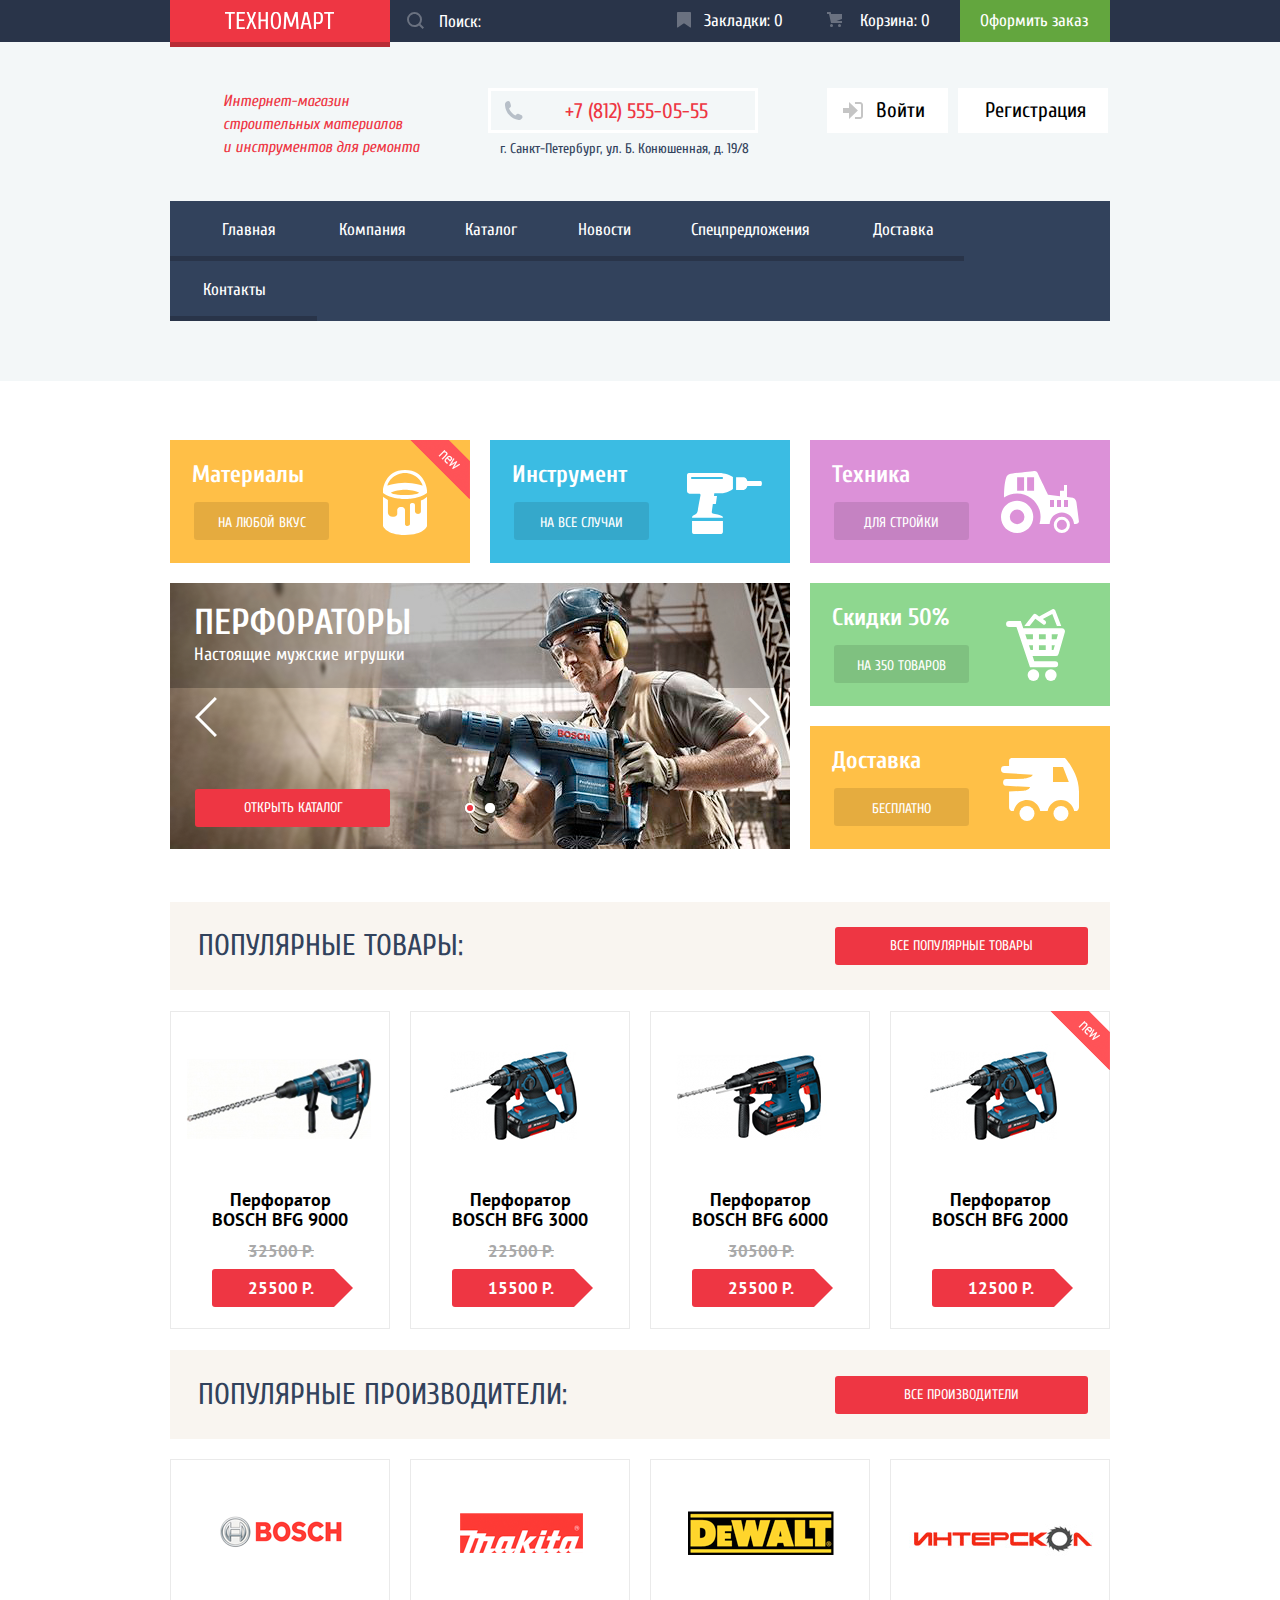
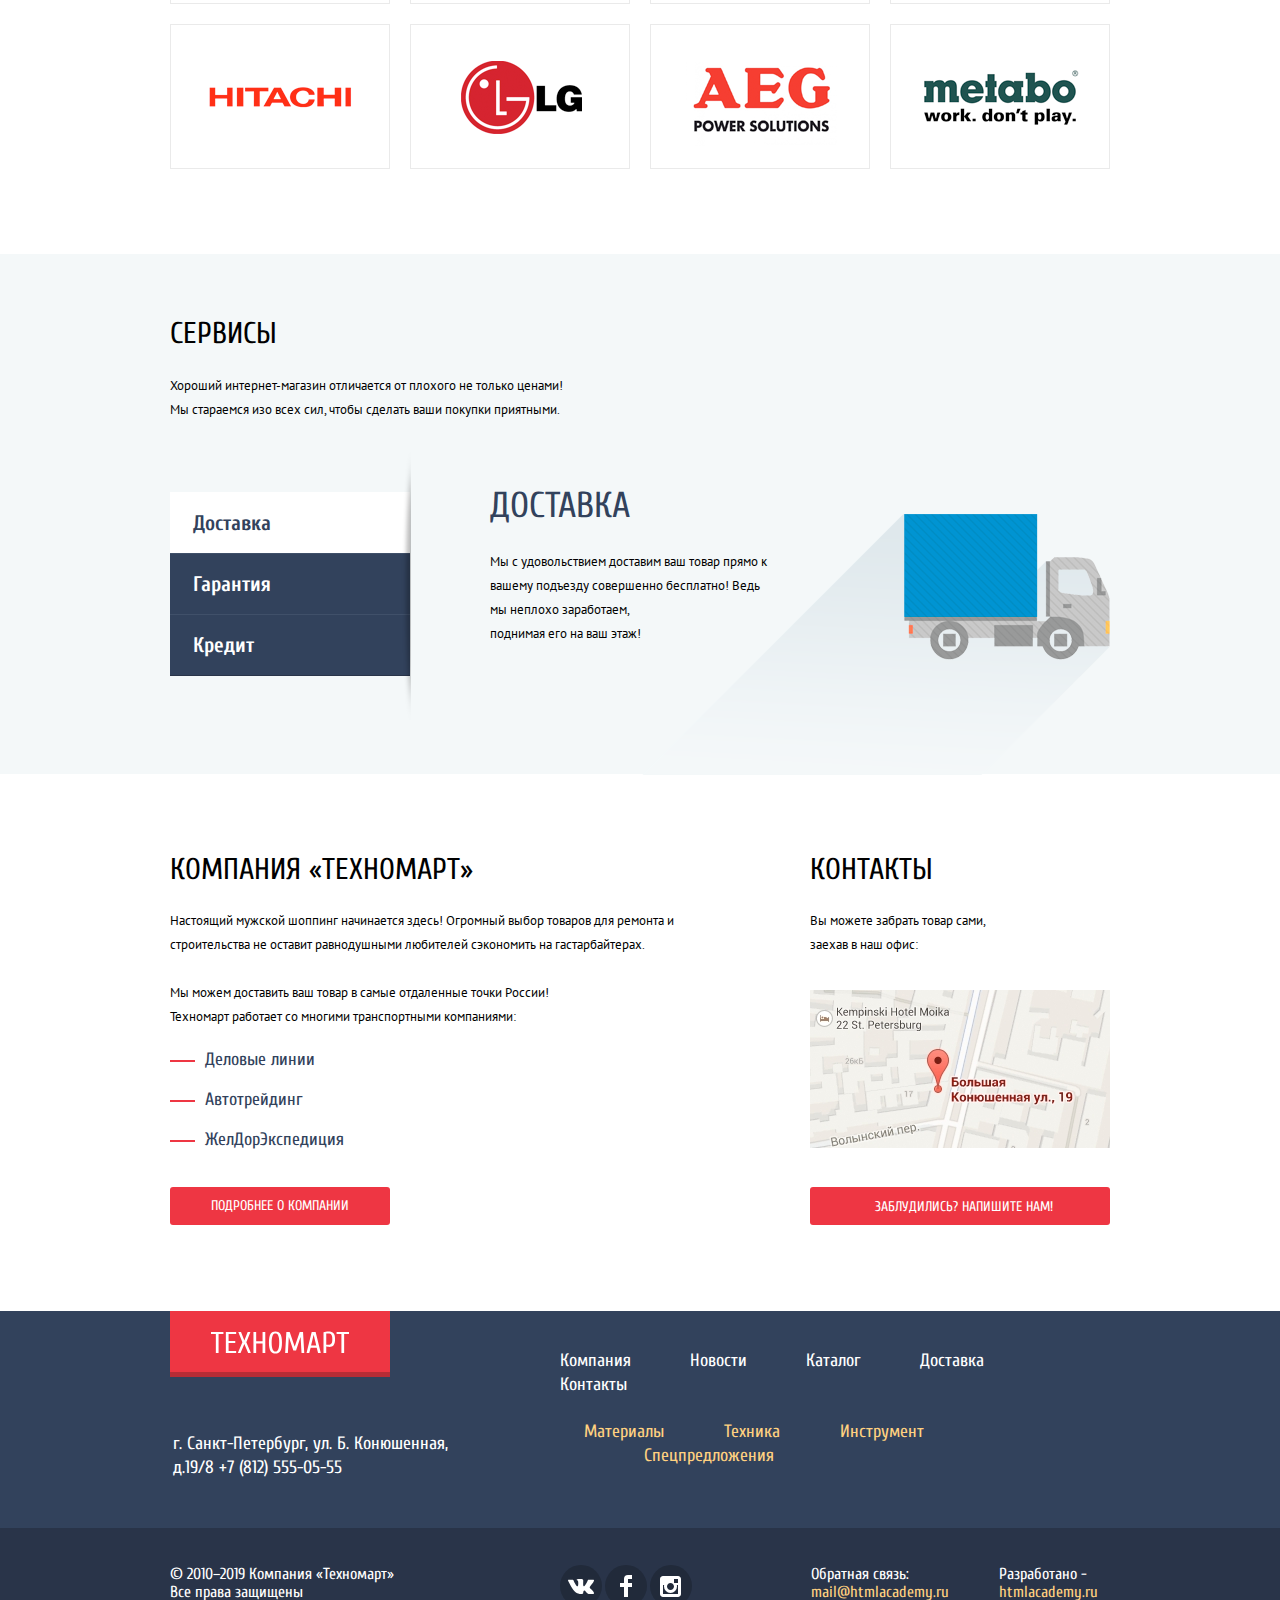
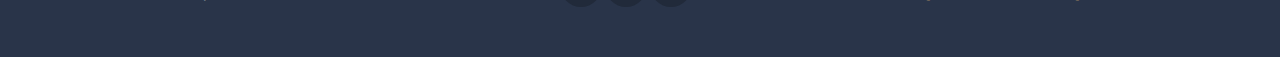
<file: index.html>
<!DOCTYPE html>
<html lang="ru">

<head>
  <meta charset="utf-8">
  <link href="https://fonts.googleapis.com/css?family=Cuprum:400,400i,700&display=swap&subset=cyrillic,cyrillic-ext"
    rel="stylesheet">
  <link href="https://fonts.googleapis.com/css?family=PT+Sans:400,700&display=swap&subset=cyrillic,cyrillic-ext"
    rel="stylesheet">
  <link rel="stylesheet" href="css/normalize.css">
  <link rel="stylesheet" href="css/style-minified.css">
  <title>Техномарт</title>
</head>

<script src="js/main-script-minified.js" defer></script>

<body>
  <header class="header">
    <div class="header__menu-container">
      <div class="header__menu wrapper">
        <a class="logo">
          <img src="img/logo-technomart.svg" width="109" height="19"
            alt="Логотип магазина строительных материалов Техномарт">
        </a>

        <form class="header__search-form search-form" action="https://echo.htmlacademy.ru" method="get">
          <input class="search-form__input" type="text" autocomplete="off" inputmode="search" name="search" id="search"
            placeholder="Поиск:" required>

          <button class="visually-hidden" type="submit" id="search-button">Искать</button>

          <label class="search-form__icon" for="search-button">
            <svg xmlns="http://www.w3.org/2000/svg" width="17" height="17" viewBox="0 0 17 17">
              <path fill="#ffffff"
                d="M17 15.586l-3.542-3.542A7.465 7.465 0 0 0 15 7.5 7.5 7.5 0 1 0 7.5 15c1.71 0 3.282-.579 4.544-1.542L15.586 17 17 15.586zM2 7.5C2 4.467 4.467 2 7.5 2 10.532 2 13 4.467 13 7.5c0 3.032-2.468 5.5-5.5 5.5A5.506 5.506 0 0 1 2 7.5z" />
            </svg>
          </label>

        </form>

        <a class="button--bookmarks button" href="#">Закладки: 0</a>
        <a class="button--cart button" href="#">Корзина: 0</a>
        <a class="button--order button" href="#">Оформить заказ</a>
      </div>
    </div>

    <div class="header__info wrapper">
      <p class="header__slogan">Интернет-магазин строительных материалов<br>
        и инструментов для ремонта</p>

      <div class="header__contacts-container">
        <a class="header__contacts-tel" href="tel:+78125550555"><span>+7 (812) 555-05-55</span></a>
        <span class="header__contacts-address">г. Санкт-Петербург, ул. Б. Конюшенная, д. 19/8</span>
      </div>

      <div class="header__auth--unlogged">
        <a class="button--signin button" href="#">
          Войти
          <svg xmlns="http://www.w3.org/2000/svg" width="20" height="17" viewBox="0 0 20 17">
            <path fill="#c5c5c5" d="M14.875 8.5L6 0v6H0v5h6v6z" />
            <path fill="#c5c5c5"
              d="M16.986 15.01h-5.027V17h5.027c2.178 0 3.004-1.81 3.029-3.026V3.028C19.99 1.811 19.164 0 16.986 0h-5.027v1.99h5.027c.839 0 .992.681 1.01 1.057v10.904c-.017.376-.171 1.059-1.01 1.059z" />
          </svg>
        </a>
        <a class="button--signup button" href="#">Регистрация</a>
      </div>
    </div>

    <nav class="header__nav wrapper">
      <ul class="header__nav-list">
        <li class="header__nav-item">
          <a class="header__nav-link" href="">Главная</a>
        </li>
        <li class="header__nav-item">
          <a class="header__nav-link" href="">Компания</a>
        </li>
        <li class="header__nav-item">
          <a class="header__nav-link" href="catalog.html">Каталог</a>
        </li>
        <li class="header__nav-item">
          <a class="header__nav-link" href="#">Новости</a>
        </li>
        <li class="header__nav-item">
          <a class="header__nav-link" href="#">Спецпредложения</a>
        </li>
        <li class="header__nav-item">
          <a class="header__nav-link" href="#">Доставка</a>
        </li>
        <li class="header__nav-item">
          <a class="header__nav-link" href="#">Контакты</a>
        </li>
      </ul>
    </nav>
  </header>

  <main class="main">
    <h1 class="visually-hidden">Магазин строительных материалов «Техномарт»</h1>

    <section class="proposals wrapper">
      <h2 class="visually-hidden">Лучшие предложения</h2>

      <ul class="proposals__top-list">
        <li class="proposals__top-item proposals__item--materials proposals__item--new">
          <span class="visually-hidden">Новый раздел</span>
          <h3 class="proposals__title">Материалы</h3>
          <a class="button--proposals button" href="#">На любой вкус</a>
        </li>
        <li class="proposals__top-item proposals__item--tools">
          <h3 class="proposals__title">Инструмент</h3>
          <a class="button--proposals button" href="#">На все случаи</a>
        </li>
        <li class="proposals__top-item proposals__item--machines">
          <h3 class="proposals__title">Техника</h3>
          <a class="button--proposals button" href="#">Для стройки</a>
        </li>
      </ul>

      <div class="proposals__bottom-list-container">
        <div class="proposals__slider">




          <div class="proposals__slider-controls">

            <label class="proposals__slider-prev-icon">
              <button class="proposals__slider-prev-button visually-hidden" type="button">Назад</button>
            </label>
            <label class="proposals__slider-next-icon">
              <button class="proposals__slider-next-button visually-hidden" type="button">Вперед</button>
            </label>

            <label class="proposals__slider-label" for="product-1">
              <input class="proposals__slider-input visually-hidden" type="radio" name="proposals-slider" id="product-1"
                checked>
              <span class="proposals__slider-radio checked-radio"></span>
            </label>
            <label class="proposals__slider-label" for="product-2">
              <input class="proposals__slider-input visually-hidden" type="radio" name="proposals-slider"
                id="product-2">
              <span class="proposals__slider-radio"></span>
            </label>
          </div>

          <ul class="proposals__slide-list">
            <li class="proposals__slide" id="slide-1">
              <h3 class="proposals__slide-title">Перфораторы</h3>
              <p class="proposals__slide-text">Настоящие мужские игрушки</p>
              <a class="button--proposals-slider button" href="catalog.html">Открыть каталог</a>

              <img class="proposals__slide-img" src="img/menu-slider-1.png" width="620" height="266"
                alt="Изображение рабочего с дрелью BOSCH">
            </li>

            <li class="proposals__slide proposals__slide-toggle" id="slide-2">
              <h3 class="proposals__slide-title">Дрели</h3>
              <p class="proposals__slide-text">Соседям на радость!</p>
              <a class="button--proposals-slider button" href="catalog.html">Открыть каталог</a>

              <img class="proposals__slide-img" src="img/menu-slider-2.png" width="620" height="266"
                alt="Изображение рабочего с перфоратором BOSCH">
            </li>
          </ul>
        </div>
        <ul class="proposals__bottom-list">
          <li class="proposals__bottom-item proposals__item--discounts">
            <h3 class="proposals__title">Скидки 50%</h3>
            <a class="button--proposals button" href="#">На 350 товаров</a>
          </li>
          <li class="proposals__bottom-item proposals__item--delivery">
            <h3 class="proposals__title">Доставка</h3>
            <a class="button--proposals button" href="#">Бесплатно</a>
          </li>
        </ul>
      </div>

    </section>

    <section class="popular">
      <div class="popular__title-container">
        <h2 class="popular__title">Популярные товары:</h2>
        <a class="button--popular button" href="#">Все популярные товары</a>
      </div>
      <ul class="popular__list">
        <li class="popular__item product-card">
          <img class="product-card__img" src="img/bosch-bfg-9000.png" width="218" height="170"
            alt="Перфоратор BOSCH BFG 9000">
          <h3 class="product-card__title">Перфоратор BOSCH BFG 9000</h3>
          <s class="product-card__old-price">32500 Р.</s>
          <a class="product-card__button-price-buy" href="#">25500 Р.</a>

          <div class="product-card__buttons-container">
            <a class="button--buy button" href="#">Купить</a>
            <a class="button--add-bookmark button" href="#">В закладки</a>
          </div>
        </li>
        <li class="popular__item product-card">
          <img class="product-card__img" src="img/bosch-bfg-3000.png" width="218" height="170"
            alt="Перфоратор BOSCH BFG 3000">
          <h3 class="product-card__title">Перфоратор BOSCH BFG 3000</h3>
          <s class="product-card__old-price">22500 Р.</s>
          <a class="product-card__button-price-buy" href="#">15500 Р.</a>

          <div class="product-card__buttons-container">
            <a class="button--buy button" href="#">Купить</a>
            <a class="button--add-bookmark button" href="#">В закладки</a>
          </div>
        </li>
        <li class="popular__item product-card">
          <img class="product-card__img" src="img/bosch-bfg-6000.png" width="218" height="170"
            alt="Перфоратор BOSCH BFG 6000">
          <h3 class="product-card__title">Перфоратор BOSCH BFG 6000</h3>
          <s class="product-card__old-price">30500 Р.</s>
          <a class="product-card__button-price-buy" href="#">25500 Р.</a>

          <div class="product-card__buttons-container">
            <a class="button--buy button" href="#">Купить</a>
            <a class="button--add-bookmark button" href="#">В закладки</a>
          </div>
        </li>
        <li class="popular__item product-card product-card--new">
          <img class="product-card__img" src="img/bosch-bfg-2000.png" width="218" height="170"
            alt="Перфоратор BOSCH BFG 2000">
          <h3 class="product-card__title">Перфоратор BOSCH BFG 2000</h3>
          <a class="product-card__button-price-buy" href="#">12500 Р.</a>

          <div class="product-card__buttons-container">
            <a class="button--buy button" href="#">Купить</a>
            <a class="button--add-bookmark button" href="#">В закладки</a>
          </div>
        </li>
      </ul>
    </section>

    <section class="manufacturers">
      <div class="manufacturers__title-container">
        <h2 class="manufacturers__title">Популярные производители:</h2>
        <a class="button--manufacturers button" href="#">Все производители</a>
      </div>
      <ul class="manufacturers__list">
        <li class="manufacturers__item">
          <a class="manufacturers__link" href="#">
            <img class="manufacturers__img" src="img/bosch-brand.png" width="126" height="37" alt="Логотип Bosch">
          </a>
        </li>
        <li class="manufacturers__item">
          <a class="manufacturers__link" href="#">
            <img class="manufacturers__img" src="img/makita-brand.png" width="123" height="40" alt="Логотип Makita">
          </a>
        </li>
        <li class="manufacturers__item">
          <a class="manufacturers__link" href="#">
            <img class="manufacturers__img" src="img/dewalt-brand.png" width="146" height="44" alt="Логотип DeWalt">
          </a>
        </li>
        <li class="manufacturers__item">
          <a class="manufacturers__link" href="#">
            <img class="manufacturers__img" src="img/interskol-brand.png" width="200" height="88"
              alt="Логотип Интерскол">
          </a>
        </li>
        <li class="manufacturers__item">
          <a class="manufacturers__link" href="#">
            <img class="manufacturers__img" src="img/hitachi-brand.png" width="169" height="31" alt="Логотип Hitachi">
          </a>
        </li>
        <li class="manufacturers__item">
          <a class="manufacturers__link" href="#">
            <img class="manufacturers__img" src="img/lg-brand.png" width="121" height="73" alt="Логотип LG">
          </a>
        </li>
        <li class="manufacturers__item">
          <a class="manufacturers__link" href="#">
            <img class="manufacturers__img" src="img/aeg-brand.png" width="151" height="96" alt="Логотип AEG">
          </a>
        </li>
        <li class="manufacturers__item">
          <a class="manufacturers__link" href="#">
            <img class="manufacturers__img" src="img/metabo-brand.png" width="204" height="69" alt="Логотип Metabo">
          </a>
        </li>
      </ul>
    </section>

    <section class="services__container">
      <div class="services wrapper">

        <h2 class="services__title">Сервисы</h2>
        <p class="services__text">Хороший интернет-магазин отличается от плохого не только ценами! Мы стараемся изо всех
          сил, чтобы сделать ваши
          покупки приятными.</p>

        <div class="services__slider">

          <input class="services__slider-input-1 visually-hidden" type="radio" name="services-slider" id="s1" checked>
          <input class="services__slider-input-2 visually-hidden" type="radio" name="services-slider" id="s2">
          <input class="services__slider-input-3 visually-hidden" type="radio" name="services-slider" id="s3">

          <div class="services__slider-label-list">
            <label class="services__slider-label" for="s1">Доставка</label>
            <label class="services__slider-label" for="s2">Гарантия</label>
            <label class="services__slider-label" for="s3">Кредит</label>
          </div>

          <ul class="services__slide-list">
            <li class="services__slide services__slide-1">
              <h3 class="services__slide-title">Доставка</h3>
              <p class="services__slide-text">
                Мы с удовольствием доставим ваш товар прямо к вашему подъезду совершенно бесплатно!
                Ведь мы неплохо заработаем,<br>
                поднимая его на ваш этаж!
              </p>
            </li>
            <li class="services__slide services__slide-2">
              <h3 class="services__slide-title">Гарантия</h3>
              <p class="services__slide-text">
                Если купленный у нас товар поломается или заискрит,<br>
                а также в случае пожара, спровоцированного его возгоранием,
                вы всегда можете быть уверены в нашей гарантии. Мы обменяем сгоревший товар на новый.<br>
                Дом уж восстановите как-нибудь сами.
              </p>
            </li>
            <li class="services__slide services__slide-3">
              <h3 class="services__slide-title">Кредит</h3>
              <p class="services__slide-text">
                Залезть в долговую яму стало проще! Кредитные консультанты придут вам на помощь.
                <a class="button--services button" href="#">Отправить заявку</a>
              </p>
            </li>
          </ul>
        </div>
      </div>
    </section>

    <section class="about">
      <div class="about__info">
        <h2 class="about__title">КОМПАНИЯ «Техномарт»</h2>
        <p class="about__text">Настоящий мужской шоппинг начинается здесь! Огромный выбор товаров для ремонта и
          строительства не оставит равнодушными любителей сэкономить на гастарбайтерах.</p>
        <p class="about__text">
          Мы можем доставить ваш товар в самые отдаленные точки России!
          Техномарт работает со многими транспортными компаниями:
        </p>
        <ul class="about__list">
          <li class="about__item">Деловые линии</li>
          <li class="about__item">Автотрейдинг</li>
          <li class="about__item">ЖелДорЭкспедиция</li>
        </ul>
        <a class="button--about-more button" href="#">Подробнее о компании</a>
      </div>
      <div class="about__contacts">
        <h2 class="about__title">Контакты</h2>
        <p class="about__text">
          Вы можете забрать товар сами, заехав в наш офис:
        </p>
        <a class="about__map-link"
          href="https://yandex.ru/maps/2/saint-petersburg/house/bolshaya_konyushennaya_ulitsa_19_8/Z0kYdQVjSUACQFtjfXVyeXpgZQ==/?ll=30.323054%2C59.938631&sll=30.324836%2C59.938411&sspn=0.023191%2C0.006718&z=17.12">
          <img src="img/footer-map.jpg" width="300" height="158"
            alt="Карта с адресом офиса Техномарт: г. Санкт-Петербург, ул. Б. Конюшенная, д. 19/8">
        </a>
        <a class="button--about-feedback button" href="#">Заблудились? Напишите нам!</a>
      </div>
    </section>
  </main>

  <footer class="footer">
    <div class="footer__menu-container">
      <div class="footer__menu wrapper">
        <div class="footer__nav-container">
          <a class="logo logo--footer">
            <img src="img/logo-technomart.svg" width="138" height="23"
              alt="Логотип магазина строительных материалов Техномарт">
          </a>

          <ul class="footer__nav-list">
            <li class="footer__nav-item">
              <a href="#">Компания</a>
            </li>
            <li class="footer__nav-item">
              <a href="#">Новости</a>
            </li>
            <li class="footer__nav-item">
              <a href="catalog.html">Каталог</a>
            </li>
            <li class="footer__nav-item">
              <a href="#">Доставка</a>
            </li>
            <li class="footer__nav-item">
              <a href="#">Контакты</a>
            </li>
          </ul>
        </div>
        <div class="footer__contacts-container">
          <p class="footer__contacts">
            г. Санкт-Петербург, ул. Б. Конюшенная, д.19/8
            <a href="tel:+78125550555">+7 (812) 555-05-55</a>
          </p>

          <ul class="footer__proposals-list">
            <li class="footer__proposals-item">
              <a href="#">Материалы</a>
            </li>
            <li class="footer__proposals-item">
              <a href="#">Техника</a>
            </li>
            <li class="footer__proposals-item">
              <a href="#">Инструмент</a>
            </li>
            <li class="footer__proposals-item">
              <a href="#">Спецпредложения</a>
            </li>
          </ul>
        </div>
      </div>
    </div>

    <div class="footer__social wrapper">
      <p class="footer__copyrights">&copy; 2010&ndash;2019 Компания «Техномарт»
        Все права защищены</p>
      <ul class="footer__social-list">
        <li class="footer__social-item footer__social-item--vk">
          <a class="footer__social-link" href="#">
            <span class="visually-hidden">Ссылка на страницу Техномарта в Вконтакте</span>
            <svg xmlns="http://www.w3.org/2000/svg" width="26" height="15" viewBox="0 0 26 15">
              <path fill="#FFF"
                d="M16.138 11.51c.956-.309 2.18 2.04 3.483 2.939.978.681 1.727.534 1.727.534l3.473-.05s1.815-.112.957-1.554c-.071-.12-.503-1.069-2.585-3.022-2.177-2.043-1.882-1.712.739-5.244 1.597-2.153 2.236-3.468 2.036-4.028-.192-.539-1.365-.399-1.365-.399L20.69.713c-.381.001-.704.119-.851.515-.003.004-.621 1.666-1.445 3.079-1.741 2.989-2.436 3.148-2.724 2.961-.661-.433-.494-1.737-.494-2.664 0-2.897.432-4.105-.846-4.417-.427-.104-.739-.172-1.828-.182-1.392-.021-2.574 0-3.244.329-.445.223-.786.712-.579.74.26.035.843.16 1.155.586.401.552.389 1.789.389 1.789s.229 3.411-.54 3.834c-.528.29-1.25-.302-2.803-3.016-.793-1.388-1.392-2.922-1.392-2.922s-.116-.285-.326-.441c-.25-.185-.6-.244-.6-.244L.848.684S.29.7.085.946c-.182.218-.015.668-.015.668s2.909 6.881 6.203 10.347c3.02 3.182 6.452 2.971 6.452 2.971h1.555s.469-.054.709-.312c.224-.24.214-.691.214-.691s-.031-2.109.935-2.419z" />
            </svg>
          </a>
        </li>
        <li class="footer__social-item footer__social-item--fb">
          <a class="footer__social-link" href="#">
            <svg xmlns="http://www.w3.org/2000/svg" width="12" height="22" viewBox="0 0 12 22">
              <path fill="#FFF" d="M12 4V0H8a4 4 0 0 0-4 4v4H0v4h4v10h4V12h4V8H8V4h4z" />
            </svg>
            <span class="visually-hidden">Ссылка на страницу Техномарта в Фейсбуке</span>
          </a>
        </li>
        <li class="footer__social-item footer__social-item--inst">
          <a class="footer__social-link" href="#">
            <svg xmlns="http://www.w3.org/2000/svg" width="21" height="21" viewBox="0 0 21 21">
              <path fill="#FFF"
                d="M18 0H3C1.35 0 0 1.35 0 3v15c0 1.65 1.35 3 3 3h15c1.65 0 3-1.35 3-3V3c0-1.65-1.35-3-3-3zm-7.5 7c1.93 0 3.5 1.57 3.5 3.5S12.43 14 10.5 14 7 12.43 7 10.5 8.57 7 10.5 7zM18 18H3V9h1.181A6.504 6.504 0 0 0 4 10.5a6.5 6.5 0 1 0 13 0 6.45 6.45 0 0 0-.181-1.5H18v9zm0-11h-4V3h4v4z" />
            </svg>
            <span class="visually-hidden">Ссылка на страницу Техномарта в Инстаграме</span>
          </a>
        </li>
      </ul>

      <div class="footer__feedback-container">
        <p class="footer__feedback">Обратная связь: <a class="footer__email"
            href="mailto:mail@htmlacademy.ru">mail@htmlacademy.ru</a></p>
        <p class="footer__developer">
          Разработано - <a class="footer__developer-link" href="https://htmlacademy.ru/intensive/htmlcss"
            target="blank">htmlacademy.ru</a>
        </p>
      </div>
    </div>
  </footer>

  <div class="map-popup__container visually-hidden wrapper">
    <div class="map-popup">
      <iframe class="map-popup__frame"
        src="https://www.google.com/maps/embed?pb=!1m18!1m12!1m3!1d1998.6036253003183!2d30.320858716187985!3d59.938719169054046!2m3!1f0!2f0!3f0!3m2!1i1024!2i768!4f13.1!3m3!1m2!1s0x4696310fca145cc1%3A0x42b32648d8238007!2z0JHQvtC70YzRiNCw0Y8g0JrQvtC90Y7RiNC10L3QvdCw0Y8g0YPQuy4sIDE5LzgsINCh0LDQvdC60YIt0J_QtdGC0LXRgNCx0YPRgNCzLCDQoNC-0YHRgdC40Y8sIDE5MTE4Ng!5e0!3m2!1sru!2s!4v1584964886601!5m2!1sru!2s">
      </iframe>
      <label class="button--close-map-icon">
        <button class="button--close-map button visually-hidden" type="button">Закрыть</button>
      </label>
    </div>
  </div>

  <div class="popup">
    <form class="popup__form" action=" https://echo.htmlacademy.ru" method="post">
      <div class="popup__wrapper">

        <div class="popup__input-container">
          <label class="popup__title" for="name">Ваше имя:</label>
          <input class="popup__input" type="text" name="name" id="name" placeholder="Имя Фамилия" required>
        </div>

        <div class="popup__input-container">
          <label class="popup__title" for="email">Ваш e-mail:</label>
          <input class="popup__input" type="email" name="email" id="email" placeholder="email@example.com" required>
        </div>

        <div class="popup__textarea-container">
          <label class="popup__title" for="text">Текст письма:</label>
          <textarea class="popup__textarea" name="feedback" id="text" placeholder="В свободной форме"
            required></textarea>
        </div>

      </div>

      <div class="popup__button-container">
        <div class="popup__wrapper">
          <button class="button--popup button" type="submit">Отправить</button>
        </div>
      </div>
    </form>
    <label class="button--close-popup-icon">
      <button class="button--close-feedback button visually-hidden" type="button">Закрыть</button>
    </label>
  </div>

  <div class="popup-add">
    <p class="popup-add__title">Товар добавлен в корзину!</p>

    <label class="button--close-popup-icon">
      <button class="button--close-add button visually-hidden" type="button">Закрыть</button>
    </label>

    <div class="popup-add__button-container">
      <div class="popup-add_button-wrapper">
        <a class="button--make-order button" href="#">Оформить заказ</a>
        <a class="button--continue button" href="#">Продолжить покупки</a>
      </div>
    </div>

  </div>
</body>

</html>
</file>
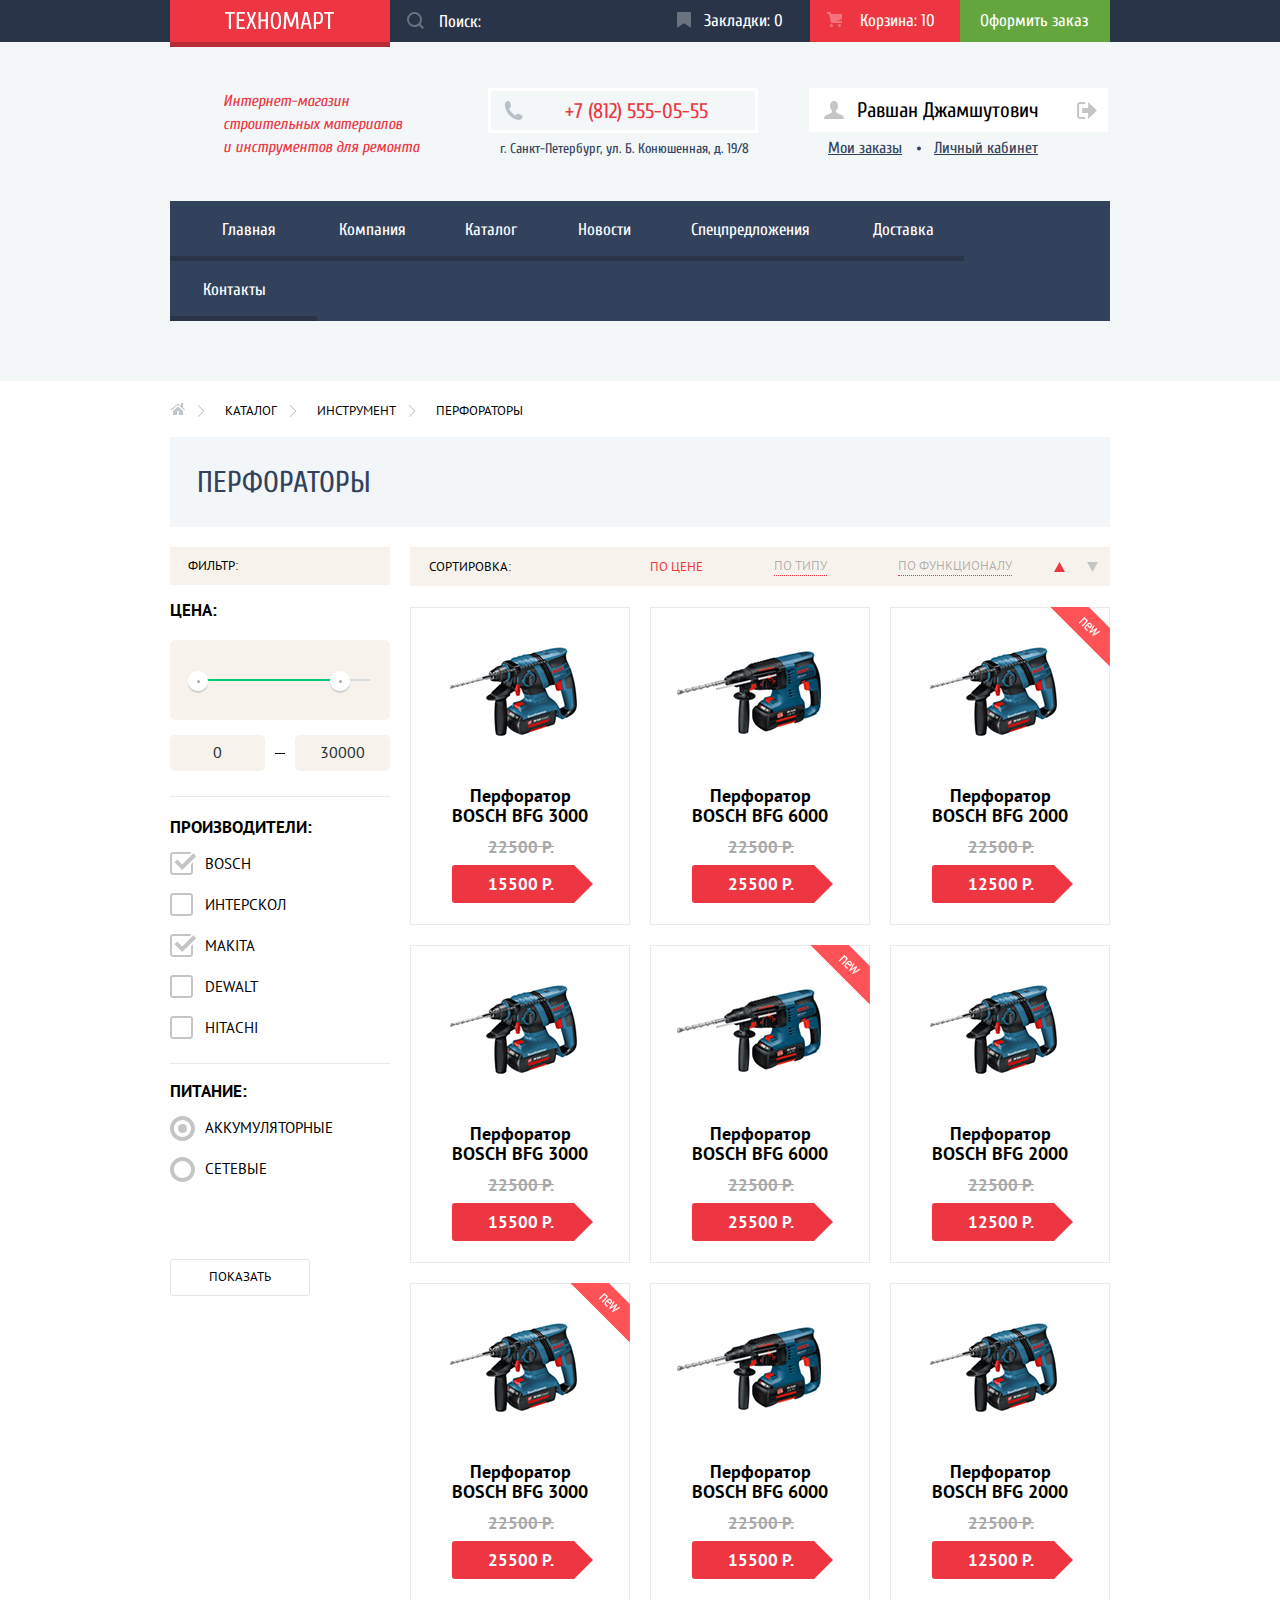
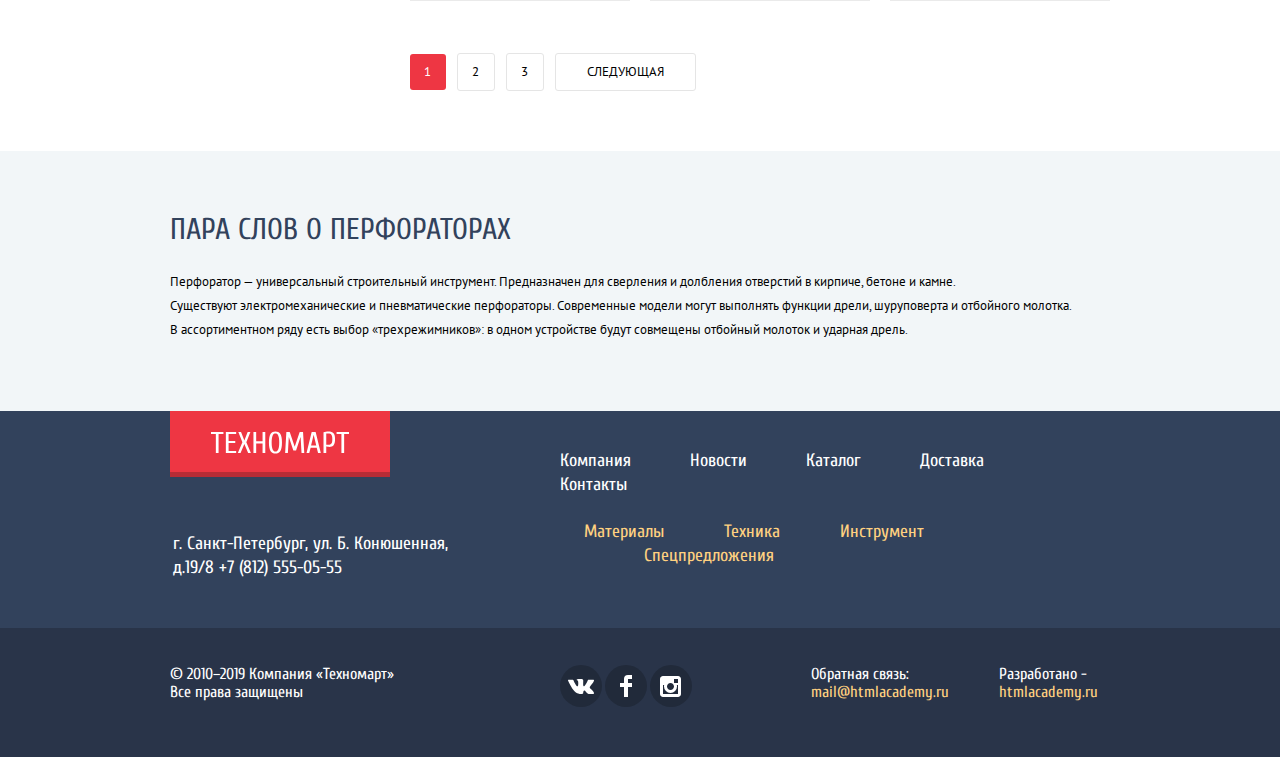
<file: catalog.html>
<!DOCTYPE html>
<html lang="ru">

<head>
  <meta charset="utf-8">
  <link href="https://fonts.googleapis.com/css?family=Cuprum:400,400i,700&display=swap&subset=cyrillic,cyrillic-ext"
    rel="stylesheet">
  <link href="https://fonts.googleapis.com/css?family=PT+Sans:400,700&display=swap&subset=cyrillic,cyrillic-ext"
    rel="stylesheet">
  <link rel="stylesheet" href="css/normalize.css">
  <link rel="stylesheet" href="css/style-minified.css">
  <title>Каталог Техномарта</title>
</head>

<script src="js/catalog-script-minified.js" defer></script>

<body>

  <header class="header">
    <div class="header__menu-container">
      <div class="header__menu wrapper">
        <a class="logo logo--link" href="index.html">
          <img src="img/logo-technomart.svg" width="109" height="19"
            alt="Логотип магазина строительных материалов Техномарт">
        </a>

        <form class="header__search-form search-form" action="https://echo.htmlacademy.ru" method="get">
          <input class="search-form__input" type="text" autocomplete="off" inputmode="search" name="search" id="search"
            placeholder="Поиск:" required>
          <svg class="search-form__icon" xmlns="http://www.w3.org/2000/svg" width="17" height="17" viewBox="0 0 17 17">
            <path fill="#ffffff"
              d="M17 15.586l-3.542-3.542A7.465 7.465 0 0 0 15 7.5 7.5 7.5 0 1 0 7.5 15c1.71 0 3.282-.579 4.544-1.542L15.586 17 17 15.586zM2 7.5C2 4.467 4.467 2 7.5 2 10.532 2 13 4.467 13 7.5c0 3.032-2.468 5.5-5.5 5.5A5.506 5.506 0 0 1 2 7.5z" />
          </svg>
        </form>

        <a class="button--bookmarks button" href="#">Закладки: 0</a>
        <a class="button--cart button--cart-filled button" href="#">Корзина: 10</a>
        <a class="button--order button" href="#">Оформить заказ</a>
      </div>
    </div>

    <div class="header__info wrapper">
      <p class="header__slogan">Интернет-магазин строительных материалов<br>
        и инструментов для ремонта</p>

      <div class="header__contacts-container">
        <a class="header__contacts-tel" href="tel:+78125550555"><span>+7 (812) 555-05-55</span></a>
        <span class="header__contacts-address">г. Санкт-Петербург, ул. Б. Конюшенная, д. 19/8</span>
      </div>

      <div class="header__user-auth-nav-container">
        <div class="header__auth--logged">
          <a class="header__logged-user" href="#">
            <span class="header__userpic">
              <svg xmlns="http://www.w3.org/2000/svg" width="20" height="18" viewBox="0 0 20 18">
                <path fill="#c5c5c5"
                  d="M17.881 14.166c-2.144-.735-4.256-1.666-5.207-2.39-.657-.501-.77-1.618-.517-2.415 1.118-.903 1.864-2.477 1.864-4.278C14.021 2.276 12.221 0 10 0S5.979 2.276 5.979 5.083c0 1.801.746 3.374 1.863 4.277.253.798.141 1.915-.517 2.416-.95.724-3.063 1.654-5.207 2.39S0 18 0 18h20s.025-3.099-2.119-3.834z" />
              </svg>
              <span class="visually-hidden">Учетная запись</span>
            </span>
            Равшан Джамшутович
          </a>
          <a class="header__user-singout-button" href="#">
            <svg xmlns="http://www.w3.org/2000/svg" width="21" height="17" viewBox="0 0 21 17">
              <g fill="#c5c5c5">
                <path fill="#c5c5c5" d="M21 8.5L12.125 0v6h-6v5h6v6z" />
                <path fill="#c5c5c5"
                  d="M3.106 13.952V3.048c.018-.376.171-1.057 1.01-1.057h5.027V0H4.116C1.938 0 1.112 1.81 1.087 3.027v10.946C1.112 15.189 1.938 17 4.116 17h5.027v-1.99H4.116c-.839 0-.992-.683-1.01-1.058z" />
              </g>
            </svg>

            <span class="visually-hidden">Выйти из учетной записи</span>
          </a>
        </div>


        <ul class="user-nav__list">
          <li class="user-nav__item">
            <a href="#">Мои заказы</a>
          </li>
          <li class="user-nav__item">
            <a href="#">Личный кабинет</a>
          </li>
        </ul>
      </div>
    </div>

    <nav class="header__nav wrapper">
      <ul class="header__nav-list">
        <li class="header__nav-item">
          <a class="header__nav-link" href="index.html">Главная</a>
        </li>
        <li class="header__nav-item">
          <a class="header__nav-link" href="">Компания</a>
        </li>
        <li class="header__nav-item">
          <a class="header__nav-link" href="catalog.html">Каталог</a>
        </li>
        <li class="header__nav-item">
          <a class="header__nav-link" href="#">Новости</a>
        </li>
        <li class="header__nav-item">
          <a class="header__nav-link" href="#">Спецпредложения</a>
        </li>
        <li class="header__nav-item">
          <a class="header__nav-link" href="#">Доставка</a>
        </li>
        <li class="header__nav-item">
          <a class="header__nav-link" href="#">Контакты</a>
        </li>
      </ul>
    </nav>
  </header>

  <main class="main">
    <nav class="breadcrumbs">
      <ul class="breadcrumbs__list">
        <li class="breadcrumbs__item">
          <a class="breadcrumbs__link breadcrumbs__link--mainpage" href="index.html">
            <svg xmlns="http://www.w3.org/2000/svg" width="15" height="12" viewBox="0 0 15 12">
              <g fill="#C1C6CE">
                <path d="M3 8v4h4V8h2v4h4V8L8 3.516z" />
                <path
                  d="M14.831 6.365L13 4.751V0h-2v2.987L8.332.635c-.02-.017-.043-.023-.064-.037a.465.465 0 0 0-.08-.047.551.551 0 0 0-.095-.024C8.062.521 8.032.515 8 .515c-.031 0-.061.006-.092.012a.46.46 0 0 0-.095.025c-.028.011-.053.029-.08.046-.021.014-.045.02-.064.037l-6.498 5.73a.501.501 0 0 0 .33.875.497.497 0 0 0 .331-.125L8 1.677l6.169 5.438a.501.501 0 0 0 .662-.75z" />
              </g>
            </svg>
            <span class="visually-hidden">Главная страница</span>
          </a>
        </li>
        <li class="breadcrumbs__item">
          <a class="breadcrumbs__link" href="#">Каталог</a>
        </li>
        <li class="breadcrumbs__item">
          <a class="breadcrumbs__link" href="#">Инструмент</a>
        </li>
        <li class="breadcrumbs__item">
          <a class="breadcrumbs__link">Перфораторы</a>
        </li>
      </ul>
    </nav>

    <h1 class="page-title">Перфораторы</h1>

    <div class="products-container wrapper">
      <section class="filter">
        <h3 class="filter__title">Фильтр:</h3>
        <form class="filter__form" action="https://echo.htmlacademy.ru" method="get">

          <fieldset class="filter__price-fieldset">
            <legend class="filter__subtitle">Цена:</legend>
            <div class="filter__range">
              <div class="filter__range-controls">
                <div class="scale">
                  <div class="bar"></div>
                </div>
                <div class="filter__toggle toggle-min"></div>
                <div class="filter__toggle toggle-max"></div>
              </div>
              <div class="filter__price-controls">
                <label class="filter__min-price">
                  <input name="min-price" type="text" autocomplete="off" inputmode="numeric" value="0">
                </label>
                <label class="filter__max-price">
                  <input name="max-price" type="text" autocomplete="off" inputmode="numeric" value="30000">
                </label>
              </div>
            </div>
          </fieldset>

          <fieldset class="filter__manufaturers-fieldset">
            <legend class="filter__subtitle">Производители:</legend>

            <ul class="filter__option-list">
              <li class="filter__option-item">
                <input class="filter__checkbox-input visually-hidden" type="checkbox" name="bosch" id="bosch" checked>
                <label class="filter__label filter__check-box" for="bosch">Bosch</label>
              </li>
              <li class="filter__option-item">
                <input class="filter__checkbox-input visually-hidden" type="checkbox" name="interskol" id="interskol">
                <label class="filter__label filter__check-box" for="interskol">Интерскол</label>
              </li>
              <li class="filter__option-item">
                <input class="filter__checkbox-input visually-hidden" type="checkbox" name="makita" id="makita" checked>
                <label class="filter__label filter__check-box" for="makita">Makita</label>
              </li>
              <li class="filter__option-item">
                <input class="filter__checkbox-input visually-hidden" type="checkbox" name="dewalt" id="dewalt">
                <label class="filter__label filter__check-box" for="dewalt">Dewalt</label>
              </li>
              <li class="filter__option-item">
                <input class="filter__checkbox-input visually-hidden" type="checkbox" name="hitachi" id="hitachi">
                <label class="filter__label filter__check-box" for="hitachi">Hitachi</label>
              </li>
            </ul>

          </fieldset>

          <fieldset class="filter__power-fieldset">
            <legend class="filter__subtitle">Питание:</legend>

            <ul class="filter__option-list">
              <li class="filter__option-item">
                <input class="filter__radio-input visually-hidden" type="radio" name="power" value="acum" id="acum" checked>
                <label class="filter__label filter__radio" for="acum">Аккумуляторные</label>
              </li>
              <li class="filter__option-item">
                <input class="filter__radio-input visually-hidden" type="radio" name="power" value="socket" id="socket">
                <label class="filter__label filter__radio" for="socket">Сетевые</label>
              </li>
            </ul>
            
          </fieldset>
          <button class="button--filter button" type="submit">Показать</button>
        </form>
      </section>

      <section class="products">
        <div class="products__sort">
          <h3 class="products__sort-title">Сортировка:</h3>

          <a class="products__sort-type products__sort--price products__sort-type--active" href="#">По цене</a>
          <a class="products__sort-type products__sort--type" href="#">По типу</a>
          <a class="products__sort-type products__sort--functionality" href="#">По функционалу</a>

          <a class="products__sort-ascending-button products__sort-button--active" href="#">
            <svg xmlns="http://www.w3.org/2000/svg" width="11" height="10" viewBox="0 0 11 10">
              <path fill="#c5c5c5" d="M5.5 0L0 10h11z" />
            </svg>
            <span class="visually-hidden">Кнопка сортировки по возрастанию</span>
          </a>
          <a class="products__sort-descending-button" href="#">
            <svg xmlns="http://www.w3.org/2000/svg" width="11" height="10" viewBox="0 0 11 10">
              <path fill="#c5c5c5" d="M5.5 10L0 0h11" />
            </svg>
            <span class="visually-hidden">Кнопка сортировки по возрастанию</span>
          </a>
        </div>

        <ul class="products__list">
          <li class="products__item product-card">
            <img class="product-card__img" src="img/bosch-bfg-3000.png" width="218" height="170"
              alt="Перфоратор BOSCH BFG 3000">
            <h3 class="product-card__title">Перфоратор BOSCH BFG 3000</h3>
            <s class="product-card__old-price">22500 Р.</s>
            <a class="product-card__button-price-buy" href="#">15500 Р.</a>

            <div class="product-card__buttons-container">
              <a class="button--buy button" href="#">Купить</a>
              <a class="button--add-bookmark button" href="#">В закладки</a>
            </div>
          </li>
          <li class="products__item product-card">
            <img class="product-card__img" src="img/bosch-bfg-6000.png" width="218" height="170"
              alt="Перфоратор BOSCH BFG 6000">
            <h3 class="product-card__title">Перфоратор BOSCH BFG 6000</h3>
            <s class="product-card__old-price">22500 Р.</s>
            <a class="product-card__button-price-buy" href="#">25500 Р.</a>

            <div class="product-card__buttons-container">
              <a class="button--buy button" href="#">Купить</a>
              <a class="button--add-bookmark button" href="#">В закладки</a>
            </div>
          </li>
          <li class="products__item product-card  product-card--new">
            <span class="visually-hidden">Новый товар</span>
            <img class="product-card__img" src="img/bosch-bfg-2000.png" width="218" height="170"
              alt="Перфоратор BOSCH BFG 2000">
            <h3 class="product-card__title">Перфоратор BOSCH BFG 2000</h3>
            <s class="product-card__old-price">22500 Р.</s>
            <a class="product-card__button-price-buy" href="#">12500 Р.</a>

            <div class="product-card__buttons-container">
              <a class="button--buy button" href="#">Купить</a>
              <a class="button--add-bookmark button" href="#">В закладки</a>
            </div>
          </li>
          <li class="products__item product-card">
            <img class="product-card__img" src="img/bosch-bfg-3000.png" width="218" height="170"
              alt="Перфоратор BOSCH BFG 3000">
            <h3 class="product-card__title">Перфоратор BOSCH BFG 3000</h3>
            <s class="product-card__old-price">22500 Р.</s>
            <a class="product-card__button-price-buy" href="#">15500 Р.</a>

            <div class="product-card__buttons-container">
              <a class="button--buy button" href="#">Купить</a>
              <a class="button--add-bookmark button" href="#">В закладки</a>
            </div>
          </li>
          <li class="products__item product-card  product-card--new">
            <span class="visually-hidden">Новый товар</span>
            <img class="product-card__img" src="img/bosch-bfg-6000.png" width="218" height="170"
              alt="Перфоратор BOSCH BFG 6000">
            <h3 class="product-card__title">Перфоратор BOSCH BFG 6000</h3>
            <s class="product-card__old-price">22500 Р.</s>
            <a class="product-card__button-price-buy" href="#">25500 Р.</a>

            <div class="product-card__buttons-container">
              <a class="button--buy button" href="#">Купить</a>
              <a class="button--add-bookmark button" href="#">В закладки</a>
            </div>
          </li>
          <li class="products__item product-card">
            <img class="product-card__img" src="img/bosch-bfg-2000.png" width="218" height="170"
              alt="Перфоратор BOSCH BFG 2000">
            <h3 class="product-card__title">Перфоратор BOSCH BFG 2000</h3>
            <s class="product-card__old-price">22500 Р.</s>
            <a class="product-card__button-price-buy" href="#">12500 Р.</a>

            <div class="product-card__buttons-container">
              <a class="button--buy button" href="#">Купить</a>
              <a class="button--add-bookmark button" href="#">В закладки</a>
            </div>
          </li>
          <li class="products__item product-card  product-card--new">
            <span class="visually-hidden">Новый товар</span>
            <img class="product-card__img" src="img/bosch-bfg-3000.png" width="218" height="170"
              alt="Перфоратор BOSCH BFG 3000">
            <h3 class="product-card__title">Перфоратор BOSCH BFG 3000</h3>
            <s class="product-card__old-price">22500 Р.</s>
            <a class="product-card__button-price-buy" href="#">25500 Р.</a>

            <div class="product-card__buttons-container">
              <a class="button--buy button" href="#">Купить</a>
              <a class="button--add-bookmark button" href="#">В закладки</a>
            </div>
          </li>
          <li class="products__item product-card">
            <img class="product-card__img" src="img/bosch-bfg-6000.png" width="218" height="170"
              alt="Перфоратор BOSCH BFG 6000">
            <h3 class="product-card__title">Перфоратор BOSCH BFG 6000</h3>
            <s class="product-card__old-price">22500 Р.</s>
            <a class="product-card__button-price-buy" href="#">15500 Р.</a>

            <div class="product-card__buttons-container">
              <a class="button--buy button" href="#">Купить</a>
              <a class="button--add-bookmark button" href="#">В закладки</a>
            </div>
          </li>
          <li class="products__item product-card">
            <img class="product-card__img" src="img/bosch-bfg-2000.png" width="218" height="170"
              alt="Перфоратор BOSCH BFG 2000">
            <h3 class="product-card__title">Перфоратор BOSCH BFG 2000</h3>
            <s class="product-card__old-price">22500 Р.</s>
            <a class="product-card__button-price-buy" href="#">12500 Р.</a>

            <div class="product-card__buttons-container">
              <a class="button--buy button" href="#">Купить</a>
              <a class="button--add-bookmark button" href="#">В закладки</a>
            </div>
          </li>
        </ul>

        <div class="pagination">
          <ul class="pagination__list">
            <li class="pagination__item">
              <a class="pagination__link--current">1</a>
            </li>
            <li class="pagination__item">
              <a class="pagination__link" href="#">2</a>
            </li>
            <li class="pagination__item">
              <a class="pagination__link" href="#">3</a>
            </li>
            <li class="pagination__item">
              <a class="pagination__link pagination__link--next" href="#">Следующая</a>
            </li>
          </ul>
        </div>
      </section>
    </div>

    <section class="info">
      <div class="wrapper">
        <h3 class="info__title">ПАРА СЛОВ О ПЕРФОРАТОРАХ</h3>
        <p class="info__text">
          Перфоратор — универсальный строительный инструмент. Предназначен для сверления и долбления отверстий в кирпиче, бетоне и камне.<br>
          Существуют электромеханические и пневматические перфораторы. Современные модели могут выполнять функции дрели, шуруповерта и отбойного молотка. В ассортиментном ряду есть выбор «трехрежимников»: в одном устройстве будут совмещены отбойный молоток и ударная дрель.
        </p>
      </div>
    </section>
  </main>

  <footer class="footer">
    <div class="footer__menu-container">
      <div class="footer__menu wrapper">
        <div class="footer__nav-container">
          <a class="logo logo--footer logo--link" href="index.html">
            <img src="img/logo-technomart.svg" width="138" height="23"
              alt="Логотип магазина строительных материалов Техномарт">
          </a>

          <ul class="footer__nav-list">
            <li class="footer__nav-item">
              <a href="#">Компания</a>
            </li>
            <li class="footer__nav-item">
              <a href="#">Новости</a>
            </li>
            <li class="footer__nav-item">
              <a href="catalog.html">Каталог</a>
            </li>
            <li class="footer__nav-item">
              <a href="#">Доставка</a>
            </li>
            <li class="footer__nav-item">
              <a href="#">Контакты</a>
            </li>
          </ul>
        </div>
        <div class="footer__contacts-container">
          <p class="footer__contacts">
            г. Санкт-Петербург, ул. Б. Конюшенная, д.19/8
            <a href="tel:+78125550555">+7 (812) 555-05-55</a>
          </p>

          <ul class="footer__proposals-list">
            <li class="footer__proposals-item">
              <a href="#">Материалы</a>
            </li>
            <li class="footer__proposals-item">
              <a href="#">Техника</a>
            </li>
            <li class="footer__proposals-item">
              <a href="#">Инструмент</a>
            </li>
            <li class="footer__proposals-item">
              <a href="#">Спецпредложения</a>
            </li>
          </ul>
        </div>
      </div>
    </div>

    <div class="footer__social wrapper">
      <p class="footer__copyrights">&copy; 2010&ndash;2019 Компания «Техномарт»
        Все права защищены</p>
      <ul class="footer__social-list">
        <li class="footer__social-item footer__social-item--vk">
          <a class="footer__social-link" href="#">
            <span class="visually-hidden">Ссылка на страницу Техномарта в Вконтакте</span>
            <svg xmlns="http://www.w3.org/2000/svg" width="26" height="15" viewBox="0 0 26 15">
              <path fill="#FFF"
                d="M16.138 11.51c.956-.309 2.18 2.04 3.483 2.939.978.681 1.727.534 1.727.534l3.473-.05s1.815-.112.957-1.554c-.071-.12-.503-1.069-2.585-3.022-2.177-2.043-1.882-1.712.739-5.244 1.597-2.153 2.236-3.468 2.036-4.028-.192-.539-1.365-.399-1.365-.399L20.69.713c-.381.001-.704.119-.851.515-.003.004-.621 1.666-1.445 3.079-1.741 2.989-2.436 3.148-2.724 2.961-.661-.433-.494-1.737-.494-2.664 0-2.897.432-4.105-.846-4.417-.427-.104-.739-.172-1.828-.182-1.392-.021-2.574 0-3.244.329-.445.223-.786.712-.579.74.26.035.843.16 1.155.586.401.552.389 1.789.389 1.789s.229 3.411-.54 3.834c-.528.29-1.25-.302-2.803-3.016-.793-1.388-1.392-2.922-1.392-2.922s-.116-.285-.326-.441c-.25-.185-.6-.244-.6-.244L.848.684S.29.7.085.946c-.182.218-.015.668-.015.668s2.909 6.881 6.203 10.347c3.02 3.182 6.452 2.971 6.452 2.971h1.555s.469-.054.709-.312c.224-.24.214-.691.214-.691s-.031-2.109.935-2.419z" />
            </svg>
          </a>
        </li>
        <li class="footer__social-item footer__social-item--fb">
          <a class="footer__social-link" href="#">
            <svg xmlns="http://www.w3.org/2000/svg" width="12" height="22" viewBox="0 0 12 22">
              <path fill="#FFF" d="M12 4V0H8a4 4 0 0 0-4 4v4H0v4h4v10h4V12h4V8H8V4h4z" />
            </svg>
            <span class="visually-hidden">Ссылка на страницу Техномарта в Фейсбуке</span>
          </a>
        </li>
        <li class="footer__social-item footer__social-item--inst">
          <a class="footer__social-link" href="#">
            <svg xmlns="http://www.w3.org/2000/svg" width="21" height="21" viewBox="0 0 21 21">
              <path fill="#FFF"
                d="M18 0H3C1.35 0 0 1.35 0 3v15c0 1.65 1.35 3 3 3h15c1.65 0 3-1.35 3-3V3c0-1.65-1.35-3-3-3zm-7.5 7c1.93 0 3.5 1.57 3.5 3.5S12.43 14 10.5 14 7 12.43 7 10.5 8.57 7 10.5 7zM18 18H3V9h1.181A6.504 6.504 0 0 0 4 10.5a6.5 6.5 0 1 0 13 0 6.45 6.45 0 0 0-.181-1.5H18v9zm0-11h-4V3h4v4z" />
            </svg>
            <span class="visually-hidden">Ссылка на страницу Техномарта в Инстаграме</span>
          </a>
        </li>
      </ul>

      <div class="footer__feedback-container">
        <p class="footer__feedback">Обратная связь: <a class="footer__email"
            href="mailto:mail@htmlacademy.ru">mail@htmlacademy.ru</a></p>
        <p class="footer__developer">
          Разработано - <a class="footer__developer-link" href="https://htmlacademy.ru/intensive/htmlcss"
            target="blank">htmlacademy.ru</a>
        </p>
      </div>
    </div>
  </footer>

  <div class="popup-add">
    <p class="popup-add__title">Товар добавлен в корзину!</p>

    <label class="button--close-popup-icon">
      <button class="button--close-add button visually-hidden" type="button">Закрыть</button>
    </label>

    <div class="popup-add__button-container">
      <div class="popup-add_button-wrapper">
        <a class="button--make-order button" href="#">Оформить заказ</a>
        <a class="button--continue button" href="#">Продолжить покупки</a>
      </div>
    </div>

  </div>
</body>

</html>
</file>
<file: css/style-minified.css>
html{box-sizing:border-box}*,*::before,*::after{box-sizing:inherit}body{position:relative;min-width:960px;margin:0;padding:0;font-family:"Cuprum","Arial",sans-serif;background-color:#ffffff;color:#32425c;font-size:17px;font-weight:400;line-height:18px}img{max-width:100%}a{text-decoration:none;color:inherit}.visually-hidden{position:absolute;width:1px;height:1px;margin:-1px;border:0;padding:0;clip:rect(0 0 0 0);overflow:hidden}.wrapper{max-width:960px;padding:0 10px;margin:0 auto}.button{display:block;border:none;border-radius:3px;background-color:#000000;color:#ffffff;cursor:pointer}.header{background-color:#f3f7f8}.header__menu-container{background-color:#293449;color:#ffffff}.header__menu{display:-webkit-box;display:flex}.logo{display:block;width:220px;padding:11px 56px 8px 55px;background-color:#ee3643;box-shadow:0 5px 0 #b72c36}.logo--link:hover{background-color:#ca2c37;box-shadow:0 5px 0 #9c2830}.logo--link:active{background-color:#ba2732;box-shadow:0 5px 0 #8d1e26}.search-form{position:relative}.search-form__icon{position:absolute;top:12px;left:17px;opacity:.3;cursor:pointer}.search-form:hover .search-form__icon{opacity:1}.search-form__input{font-size:17px;font-family:"Cuprum","Arial",sans-serif;color:#ffffff;width:270px;height:42px;padding-left:49px;background-color:#293449;border:none;outline:none}.search-form__input:hover{background-color:#212a3a}.search-form__input:focus{color:#000000;background-color:#ffffff}.search-form__input:focus~.search-form__icon{opacity:1}.search-form__input:focus~.search-form__icon path{fill:red}.search-form__input::-webkit-input-placeholder{color:#ffffff}.search-form__input::-moz-placeholder{color:#ffffff}.search-form__input:-ms-input-placeholder{color:#ffffff}.search-form__input::-ms-input-placeholder{color:#ffffff}.search-form__input::placeholder{color:#ffffff}.button--bookmarks{position:relative;width:150px;border-radius:0;padding:12px 0;padding-left:44px;background-color:#293449}.button--bookmarks::before{content:"";position:absolute;top:12px;left:17px;width:14px;height:16px;background-image:url("../img/icon-bookmark.svg");background-repeat:no-repeat;background-position:0 0;opacity:.3}.button--bookmarks:hover::before{opacity:1}.button--bookmarks:active::before{opacity:.5}.button--cart{position:relative;width:150px;border-radius:0;padding:12px 0;padding-left:50px;background-color:#293449}.button--cart::before{content:"";position:absolute;top:12px;left:17px;width:15px;height:15px;background-image:url("../img/icon-cart.svg");background-repeat:no-repeat;background-position:0 0;opacity:.3}.button--cart:hover::before{opacity:1}.button--cart:active::before{opacity:.5}.button--order{width:150px;border-radius:0;padding:12px 0;padding-left:20px;background-color:#63a63e}.button--bookmarks:hover,.button--cart:hover{background-color:#212a3a}.button--bookmarks:active,.button--cart:active{background-color:#161d29;color:rgba(255,255,255,.6)}.button--cart-filled{background-color:#ee3643}.button--cart-filled:hover{background-color:#ca2c37}.button--cart-filled:active{background-color:#ba2732}.button--order{background-color:#63a63e}.button--order:hover{background-color:#5fbb2d}.button--order:active{background-color:#518534;color:rgba(255,255,255,.5)}.header__info{display:-webkit-box;display:flex;margin-top:46px}.header__slogan{width:200px;margin:0;margin-top:2px;margin-left:53px;color:#ee3643;font-size:16px;font-style:italic;line-height:23px}.header__contacts-container{width:270px;margin-left:65px;display:-webkit-box;display:flex;-webkit-box-orient:vertical;-webkit-box-direction:normal;flex-direction:column}.header__contacts-tel{position:relative;display:block;width:270px;border:3px solid #ffffff;padding-left:74px;padding-top:10px;padding-bottom:8px;padding-right:10px;color:#ee3643;font-size:21px;line-height:21px}.header__contacts-tel::before{content:"";position:absolute;top:10px;left:13px;width:19px;height:19px;background-image:url("../img/icon-phone.svg");background-repeat:no-repeat;background-position:0 0}.header__contacts-address{margin-top:4px;margin-left:12px;font-size:14px;line-height:24px}.header__logged-user{color:#000000;font-family:"Cuprum","Arial",sans-serif;font-size:21px;line-height:21px}.header__logged-user:active{color:rgba(0,0,0,.3)}.header__userpic{margin-right:8px;margin-left:2px;vertical-align:middle;text-align:center}.header__user-singout-button{margin-top:2px;margin-left:37px}.header__user-singout-button:active g path{fill:#c5c5c5}.header__auth--unlogged{display:-webkit-box;display:flex;-webkit-box-align:center;align-items:center;align-self:flex-start;margin-left:69px}.header__auth--logged{display:-webkit-box;display:flex;-webkit-box-align:center;align-items:center;align-self:flex-start;width:299px;padding-top:12px;padding-bottom:9px;padding-left:13px;background-color:#ffffff}.header__logged-user:hover path,.header__user-singout-button:hover path{fill:#32425c}.header__logged-user:active path,.header__user-singout-button:active path{fill:#c5c5c5}.button--signin{position:relative;display:block;width:121px;padding:12px 0;padding-left:49px;margin-right:10px;background-color:#ffffff;border-radius:0;color:#000000;font-size:21px;line-height:21px}.button--signin svg{position:absolute;top:14px;left:16px}.button--signin:hover path{fill:#32425c}.button--signin:active path{fill:#c5c5c5}.button--signup{display:block;width:150px;padding-top:12px;padding-bottom:12px;padding-left:27px;background-color:#ffffff;border-radius:0;color:#000000;font-size:21px;line-height:21px}.button--signin:hover,.button--signup:hover{color:#ee3643}.button--signin:active,.button--signup:active{color:rgba(0,0,0,.3)}.header__user-auth-nav-container{margin-left:51px}.user-nav__list{display:-webkit-box;display:flex;list-style:none;margin:0;margin-top:7px;margin-left:19px;padding:0}.user-nav__item{font-size:16px;line-height:18px;text-decoration:underline}.user-nav__item:last-child{position:relative;margin-left:32px}.user-nav__item:last-child::after{content:"";position:absolute;left:-17px;top:7px;width:4px;height:5px;background-image:url("../img/list-style-dot.svg");background-repeat:no-repeat;background-position:0 0}.user-nav__item:hover{color:#ee3643}.user-nav__item:active{color:rgba(50,66,92,.3)}.header__nav{padding-top:40px;padding-bottom:60px}.header__nav-list{display:-webkit-box;display:flex;flex-wrap:wrap;margin:0;padding:0;background-color:#32425c;list-style:none}.header__nav-link{display:inline-block;vertical-align:middle;padding:0;padding-top:20px;padding-bottom:17px;padding-left:33px;padding-right:33px;text-align:center;border-bottom:5px solid #293449;background-color:#32425c;color:#ffffff}.header__nav-link:hover{background-color:#293449}.header__nav-link:active{background-color:#1d2739;color:rgba(255,255,255,.5);border-bottom:5px solid #1d2739;}.header__nav-item:nth-child(1) .header__nav-link{padding-left:52px;padding-right:31px}.header__nav-item:nth-child(2) .header__nav-link{padding-left:32px;padding-right:31px}.header__nav-item:nth-child(3) .header__nav-link{padding-left:28px;padding-right:30px}.header__nav-item:nth-child(4) .header__nav-link{padding-left:31px;padding-right:30px}.header__nav-item:nth-child(5) .header__nav-link{padding-left:30px;padding-right:30px}.header__nav-item:nth-child(6) .header__nav-link{padding-left:33px;padding-right:30px}.header__nav-item:nth-child(7) .header__nav-link{padding-left:33px;padding-right:51px}.proposals{margin-top:59px}.proposals__top-list{display:-webkit-box;display:flex;padding:0;margin:0;list-style:none}.proposals__bottom-list{display:-webkit-box;display:flex;width:300px;flex-wrap:wrap;padding:0;margin:0;margin-left:20px;list-style:none}.proposals__top-item,.proposals__bottom-item{border:1px solid transparent;width:300px;min-height:123px;color:#ffffff}.proposals__top-item:not(:first-child){margin-left:20px}.proposals__bottom-item:not(:first-child){margin-top:20px}.proposals__title{font-size:24px;font-weight:700;line-height:30px;margin-top:19px;margin-left:21px;margin-bottom:12px}.button--proposals{display:block;width:135px;margin-left:23px;padding:0;padding-top:12px;padding-bottom:8px;text-align:center;background-color:rgba(0,0,0,.1);font-size:14px;line-height:18px;text-transform:uppercase}.button--proposals:hover{background-color:rgba(0,0,0,.2)}.button--proposals:active{background-color:rgba(0,0,0,.3)}.proposals__item--new{position:relative}.proposals__item--new::before{position:absolute;top:-1px;right:-1px;content:"";width:60px;height:59px;background-image:url("../img/new_flag.png");background-repeat:no-repeat;background-position:0 0}.proposals__item--materials{position:relative;background-color:#ffbf47}.proposals__item--materials::after{content:"";position:absolute;top:29px;right:42px;width:44px;height:65px;background-image:url("../img/icon-1.svg");background-repeat:no-repeat;background-position:0 0}.proposals__item--tools{position:relative;background-color:#3bbce3}.proposals__item--tools::after{content:"";position:absolute;top:32px;right:27px;width:75px;height:61px;background-image:url("../img/icon-2.svg");background-repeat:no-repeat;background-position:0 0}.proposals__item--machines{position:relative;background-color:#dc91d8}.proposals__item--machines::after{content:"";position:absolute;top:30px;right:30px;width:78px;height:62px;background-image:url("../img/icon-3.svg");background-repeat:no-repeat;background-position:0 0}.proposals__item--discounts{position:relative;background-color:#8ed78f}.proposals__item--discounts::after{content:"";position:absolute;top:25px;right:44px;width:59px;height:72px;background-image:url("../img/icon-4.svg");background-repeat:no-repeat;background-position:0 0}.proposals__item--delivery{position:relative;background-color:#ffc047}.proposals__item--delivery::after{content:"";position:absolute;top:31px;right:30px;width:78px;height:63px;background-image:url("../img/icon-5.svg");background-repeat:no-repeat;background-position:0 0}.proposals__bottom-list-container{display:-webkit-box;display:flex;margin-top:20px}.proposals__slider{position:relative;z-index:1;width:620px;background-color:grey}.proposals__slider-controls{color:#ffffff}.proposals__slide-list{padding:0;margin:0;list-style:none}.proposals__slide{color:#ffffff}.proposals__slide-toggle{visibility:hidden;opacity:0}.proposals__slide-title{position:absolute;left:24px;top:22px;font-size:36px;font-weight:700;line-height:36px;text-transform:uppercase;margin:0}.proposals__slide-text{position:absolute;left:24px;top:60px;margin:0;font-size:18px;line-height:24px}.proposals__slide-img{position:absolute;z-index:-1}.button--proposals-slider{position:absolute;left:25px;bottom:22px;display:block;width:195px;padding-left:49px;padding-top:10px;padding-bottom:10px;background-color:#ee3643;color:#ffffff;font-size:14px;line-height:18px;text-transform:uppercase}.proposals__slider-prev-icon{position:absolute;top:114px;left:25px;width:22px;height:40px;content:"";background-image:url("../img/icon-left.svg");background-repeat:no-repeat;background-position:0 0;cursor:pointer}.proposals__slider-next-icon{position:absolute;top:114px;right:20px;width:22px;height:40px;content:"";background-image:url("../img/icon-right.svg");background-repeat:no-repeat;background-position:0 0;cursor:pointer}.proposals__slider-radio{position:absolute;bottom:36px;left:295px;width:10px;height:10px;content:"";background-image:url("../img/radio-unchecked.png");background-repeat:no-repeat;background-position:0 0;cursor:pointer}.proposals__slider-label:last-of-type .proposals__slider-radio{bottom:36px;left:315px}.checked-radio{background-image:url("../img/radio-checked.png")}.popular__title-container{display:-webkit-box;display:flex;-webkit-box-align:center;align-items:center;max-width:940px;margin:0 auto;margin-top:53px;padding:25px 0;background-color:#f9f5f0}.popular__list{display:-webkit-box;display:flex;-webkit-box-pack:justify;justify-content:space-between;flex-wrap:wrap;width:940px;margin:0 auto;margin-top:21px;padding:0;list-style:none}.popular__title{margin:0;margin-left:28px;font-size:30px;font-weight:400;line-height:30px;text-transform:uppercase}.button--popular{display:block;width:253px;margin-left:372px;padding:10px 0;padding-left:55px;background-color:#ee3643;color:#ffffff;font-size:14px;line-height:18px;text-transform:uppercase}.product-card{position:relative;font-family:"PT Sans","Arial",sans-serif;width:220px;border:1px solid #eaeaea;background-color:#ffffff}.product-card:hover{box-shadow:0 10px 25px rgba(41,52,73,.5)}.product-card:hover .product-card__buttons-container{display:block}.product-card__title{width:160px;margin:0 auto;margin-top:5px;color:#000000;font-size:18px;font-weight:700;line-height:20px;text-align:center}.product-card__old-price{display:block;margin:0;margin-top:12px;margin-left:77px;color:#a9a9a9;font-size:17px;font-weight:700;line-height:18px;text-transform:uppercase}.product-card__button-price-buy{position:relative;display:block;width:137px;margin:0 auto;margin-top:9px;margin-bottom:21px;padding-top:10px;padding-bottom:10px;padding-left:36px;background-color:#ee3643;border-radius:3px;color:#ffffff;font-size:17px;font-weight:700;line-height:18px;text-transform:uppercase}.product-card__button-price-buy:after{content:"";position:absolute;top:0;right:-23px;width:0;height:0;border:19px solid white;border-left-color:#ee3643}.popular__item{position:relative}.popular__item:last-child .product-card__button-price-buy{margin-top:39px}.product-card__buttons-container{display:none;position:absolute;top:1px;left:1px;padding:40px;background:#ffffff}.product-card--new{position:relative}.product-card--new::before{position:absolute;top:-1px;right:-1px;content:"";width:60px;height:59px;background-image:url("../img/new_flag.png");background-repeat:no-repeat;background-position:0 0;z-index:5}.button--buy{display:block;width:135px;margin:0 auto;padding-top:10px;padding-bottom:7px;padding-left:49px;border-bottom:3px solid #367315;background-color:#63a63e;color:#ffffff;font-family:"Cuprum","Arial",sans-serif;font-size:14px;line-height:18px;text-transform:uppercase}.button--add-bookmark{display:block;width:135px;margin:0 auto;margin-top:7px;padding-top:7px;padding-bottom:7px;text-align:center;background-color:#ffffff;border:3px solid #63a63e;color:#32425c;font-family:"Cuprum","Arial",sans-serif;font-size:14px;line-height:18px;text-transform:uppercase}.button--buy:hover{background-color:#5fbb2d}.button--buy:active{background-color:#518534;border-color:#518534}.button--add-bookmark:hover{border:3px solid #32425c}.button--add-bookmark:active{opacity:.3}.manufacturers__title-container{display:-webkit-box;display:flex;-webkit-box-align:center;align-items:center;max-width:940px;margin:0 auto;margin-top:21px;padding:0;padding-top:26px;padding-bottom:25px;background-color:#f9f5f0}.manufacturers__title{margin:0;margin-left:28px;color:#32425c;font-size:30px;font-weight:400;line-height:30px;text-transform:uppercase}.button--manufacturers{display:block;width:253px;margin-left:268px;padding:10px 0;text-align:center;background-color:#ee3643;color:#ffffff;font-size:14px;line-height:18px;text-transform:uppercase}.manufacturers__list{display:-webkit-box;display:flex;width:940px;margin:0 auto;margin-top:20px;-webkit-box-pack:justify;justify-content:space-between;flex-wrap:wrap;padding:0;list-style:none}.manufacturers__item{width:220px;height:145px;border:1px solid #eaeaea;background-color:#ffffff}.manufacturers__item:hover{box-shadow:0 10px 25px rgba(41,52,73,.5)}.manufacturers__item:active{box-shadow:0 4px 10px rgba(41,52,73,.5);opacity:.3}.manufacturers__item:nth-child(n+5){margin-top:20px}.manufacturers__link{width:220px;height:145px;display:-webkit-box;display:flex;-webkit-box-pack:center;justify-content:center;-webkit-box-align:center;align-items:center}.services__container{margin-top:85px;background-color:#f4f8f9}.services{padding-top:65px;padding-bottom:99px}.services__title{margin:0;font-size:30px;font-weight:400;line-height:30px;text-transform:uppercase;color:#000000}.services__text{width:398px;color:#000000;font-family:"PT Sans","Arial",sans-serif;font-size:13px;line-height:24px;margin:0;margin-top:25px}.services__slider{display:-webkit-box;display:flex;margin-top:70px}.services__slide-list{margin:0;padding:0;list-style:none}.services__slide-1,.services__slide-2,.services__slide-3{display:none}.services__slider-input-1:checked~.services__slide-list .services__slide-1,.services__slider-input-2:checked~.services__slide-list .services__slide-2,.services__slider-input-3:checked~.services__slide-list .services__slide-3{display:block}.services__slider-label-list{position:relative;display:-webkit-box;display:flex;flex-wrap:wrap;width:240px;color:white}.services__slider-label-list::after{position:absolute;right:-1px;top:-40px;content:"";width:10px;height:279px;background-image:url("../img/border-services.png");background-repeat:no-repeat;background-position:0 0}.services__slider-label{width:240px;padding-top:16px;padding-left:23px;padding-bottom:15px;background-color:#32425c;box-shadow:0 1px 0 #293449,inset 0 1px 0 #405069;font-family:"Cuprum","Arial",sans-serif;font-size:21px;font-weight:700;line-height:30px;cursor:pointer}.services__slider-label:hover{background-color:#293449}.services__slider-input-1:checked~.services__slider-label-list .services__slider-label[for="s1"],.services__slider-input-2:checked~.services__slider-label-list .services__slider-label[for="s2"],.services__slider-input-3:checked~.services__slider-label-list .services__slider-label[for="s3"]{box-shadow:0 1px 0 #ffffff,inset 0 1px 0 #ffffff;background-color:#ffffff;color:#32425c}.services__slide{position:relative;width:630px;margin-left:80px}.services__slide-title{color:#32425c;font-family:"Cuprum","Arial",sans-serif;font-size:36px;font-weight:400;text-transform:uppercase;margin:0;margin-top:5px}.services__slide-text{color:#000000;font-family:"PT Sans","Arial",sans-serif;font-size:13px;line-height:24px;margin:0;margin-top:35px}.services__slide-1::after{position:absolute;top:17px;right:10px;content:"";width:468px;height:261px;background-image:url("../img/delivery-car.png");background-repeat:no-repeat;background-position:0 0}.services__slide-1 .services__slide-text{width:278px}.services__slide-2 .services__slide-text{width:373px}.services__slide-2::after{position:absolute;top:-5px;right:-77px;content:"";width:468px;height:261px;background-image:url("../img/guarantee-medal.png");background-repeat:no-repeat;background-position:0 0}.services__slide-3 .services__slide-text{width:279px}.services__slide-3::after{position:absolute;top:-8px;right:-3px;content:"";width:468px;height:261px;background-image:url("../img/papers.png");background-repeat:no-repeat;background-position:0 0}.button--services{display:block;width:195px;margin-top:26px;padding:10px 0;text-align:center;background-color:#ee3643;font-family:"Cuprum","Arial",sans-serif;color:#ffffff;font-size:14px;line-height:18px;text-transform:uppercase}.about{display:-webkit-box;display:flex;-webkit-box-pack:justify;justify-content:space-between;width:940px;margin:0 auto;margin-top:81px;margin-bottom:86px}.about__info{width:520px}.about__contacts{width:300px}.about__title{font-size:30px;font-weight:400;line-height:30px;text-transform:uppercase;color:#000000;margin:0}.about__text{margin:0;margin-top:24px;color:#000000;font-family:"PT Sans","Arial",sans-serif;font-size:13px;font-weight:400;line-height:24px}.about__text:nth-of-type(2){width:385px}.about__contacts .about__text{width:179px}.about__list{list-style:none;padding:0;margin:0;margin-top:21px}.about__item{font-size:18px;line-height:20px}.about__item::before{content:"";display:inline-block;vertical-align:middle;height:2px;width:25px;margin-right:10px;background-color:#ee3643}.about__item:not(:first-child){padding-top:20px}.button--about-more{display:block;width:220px;padding:10px 0;margin-top:37px;text-align:center;background-color:#ee3643;color:#ffffff;font-size:14px;line-height:18px;text-transform:uppercase}.about__map-link{display:block;margin-top:33px}.button--about-feedback{display:block;width:300px;padding-top:11px;padding-bottom:9px;padding-left:65px;margin-top:35px;background-color:#ee3643;color:#ffffff;font-size:14px;line-height:18px;text-transform:uppercase}.button--services:hover,.button--proposals-slider:hover,.button--services:hover,.button--popular:hover,.button--manufacturers:hover,.button--popup:hover,.button--about-feedback:hover,.button--about-more:hover{background-color:#ca2c37}.button--services:active,.button--proposals-slider:active,.button--services:active,.button--popular:active,.button--manufacturers:active,.button--popup:active,.button--about-feedback:active,.button--about-more:active{background-color:#ba2732}.footer{color:#ffffff;font-size:18px;line-height:24px;background-color:#293449}.footer__menu-container{background-color:#32425c}.footer__nav-container{display:-webkit-box;display:flex}.footer__nav-item:not(:last-child){margin-right:59px}.footer__contacts-container{display:-webkit-box;display:flex;-webkit-box-pack:justify;justify-content:space-between;-webkit-box-align:center;align-items:center;padding-top:17px;padding-bottom:30px}.footer__contacts{width:322px;padding-left:3px}.footer__proposals-item:not(:first-child){margin-left:60px}.logo--footer{align-self:flex-start;padding:20px 41px 11px 41px}.footer__nav-list{display:-webkit-box;display:flex;flex-wrap:wrap;width:548px;margin:0;margin-left:170px;padding:0;padding-top:38px;list-style:none}.footer__proposals-list{display:-webkit-box;display:flex;flex-wrap:wrap;width:526px;margin:0;padding:0;padding-bottom:25px;list-style:none}.footer__proposals-item{color:#ffd180}.footer__nav-item:hover,.footer__proposals-item:hover{text-decoration:underline}.footer__nav-item:active,.footer__proposals-item:active{opacity:.5;text-decoration:none}.footer__social{display:-webkit-box;display:flex;-webkit-box-pack:justify;justify-content:space-between;padding-top:37px;padding-bottom:35px}.footer__copyrights{width:228px;margin:0;font-family:"Cuprum","Arial",sans-serif;font-size:16px;line-height:18px}.footer__social-list{display:-webkit-box;display:flex;width:150px;margin:0;margin-left:60px;margin-bottom:15px;padding:0;list-style:none}.footer__social-item:not(:first-child){margin-left:3px}.footer__social-link{display:-webkit-box;display:flex;-webkit-box-pack:center;justify-content:center;-webkit-box-align:center;align-items:center;width:42px;height:42px;background-color:#212a3a;border-radius:50%}.footer__social-link:hover,.footer__social-link:active{background-color:#ee3643}.footer__feedback-container{display:-webkit-box;display:flex;margin-right:15px}.footer__feedback,.footer__developer{margin:0;font-size:16px;line-height:18px}.footer__feedback{width:135px;margin-right:53px}.footer__email,.footer__developer-link{color:#ffd180}.footer__developer{width:96px;margin:0}.map-popup__container{position:fixed;top:50%;left:50%;margin-top:-220px;margin-left:-480px;z-index:100}.map-popup{position:relative;width:940px;height:440px;box-shadow:0 20px 40px rgba(0,0,0,.75)}.map-popup__frame{width:100%;height:100%}.button--close-map-icon{content:"";position:absolute;top:9px;right:9px;width:21px;height:21px;background-image:url("../img/icon-close.svg");background-repeat:no-repeat;background-position:0 0;cursor:pointer}.popup{position:fixed;display:none;top:50%;left:50%;width:620px;margin-top:-224px;margin-left:-310px;padding-top:48px;border-top:7px solid #ff5357;box-shadow:0 20px 40px rgba(0,0,0,.75);background-color:#ffffff;z-index:100}.popup__wrapper{display:-webkit-box;display:flex;flex-wrap:wrap;width:460px;margin:0 auto}.popup__form{display:-webkit-box;display:flex;flex-wrap:wrap}.popup__form input,.popup__form textarea{color:#a9a9a9;font-family:"PT Sans","Arial",sans-serif;font-size:13px;line-height:18px;padding-top:8px;padding-bottom:9px;padding-left:15px}.popup__input-container{display:-webkit-box;display:flex;flex-wrap:wrap;width:220px}.popup__input-container:nth-child(2){margin-left:20px}.popup__input{width:220px;margin-top:13px}.popup__title{color:#000000;font-family:"Cuprum","Arial",sans-serif;font-size:18px;line-height:18px}.popup__textarea-container{width:460px;margin-top:22px}.popup__textarea{width:460px;height:114px;margin-top:13px;resize:vertical}.popup__button-container{width:620px;margin-top:37px;padding:37px 0;background-color:#f4f4f4}.button--popup{width:460px;padding:10px 0;background-color:#ee3643;text-align:center;font-family:"Cuprum","Arial",sans-serif;font-size:14px;line-height:18px;text-transform:uppercase}.button--close-popup-icon{content:"";position:absolute;top:9px;right:9px;width:21px;height:21px;background-image:url("../img/icon-close.svg");background-repeat:no-repeat;background-position:0 0;cursor:pointer}.page-title{width:940px;margin:0 auto;padding-top:31px;padding-bottom:29px;padding-left:27px;background-color:#f2f6f8;color:#32425c;font-size:30px;font-weight:400;line-height:30px;text-transform:uppercase}.breadcrumbs{display:-webkit-box;display:flex;width:940px;margin:0 auto;-webkit-box-ordinal-group:0;order:-1}.breadcrumbs__list{display:-webkit-box;display:flex;padding:0;padding-top:3px;list-style:none}.breadcrumbs__item:not(:last-child){margin-right:12px}.breadcrumbs__item:not(:first-child)::before{display:inline-block;vertical-align:middle;content:"";width:8px;height:12px;margin-right:16px;background-image:url("../img/icon-right-small.svg");background-repeat:no-repeat;background-position:0 0}.breadcrumbs__link{color:#000000;font-family:"PT Sans","Arial",sans-serif;font-size:13px;line-height:18px;text-transform:uppercase}.products-container{display:-webkit-box;display:flex;margin:0 auto;margin-top:20px}.filter{width:220px}.filter__title{display:block;margin:0;padding-top:10px;padding-bottom:10px;padding-left:18px;background-color:#f7f3ec;color:#000000;font-family:"PT Sans","Arial",sans-serif;font-size:13px;font-weight:400;line-height:18px;text-transform:uppercase}.filter__price-fieldset{border:none;border-bottom:1px solid #eaeaea;margin:0;margin-top:10px;padding:0;padding-bottom:25px}.filter__range{width:220px;margin-top:7px}.filter__range-controls{position:relative;width:220px;margin-bottom:15px;margin-top:15px;padding:39px 0;padding-right:20px;padding-left:20px;background-color:#f7f3ec;border-radius:5px}.filter__range-controls .scale{height:2px;background:#d7dcde}.filter__range-controls .bar{width:80%;height:2px;background:#00ca74}.filter__toggle{position:absolute;top:31px;left:0;width:4px;height:4px;padding:0;border:10px solid #ffffff;box-shadow:0 2px 1px 0 #cfcfcf;border-radius:50%;cursor:pointer}.filter__toggle::after{content:"";position:absolute;top:50%;left:50%;width:3px;height:3px;margin-top:-1px;margin-left:-1.5px;border-radius:50%;background-color:#ababab}.filter__range-controls .toggle-min{left:18px}.filter__range-controls .toggle-max{left:160px}.filter__price-controls{font-size:0}.filter__price-controls label{display:inline-block;vertical-align:middle;width:50%;font-size:16px;text-transform:uppercase}.filter__price-controls input{width:95px;padding:0 8px;padding-top:8px;padding-bottom:10px;font-family:"PT Sans",Arial,sans-serif;font-size:16px;text-align:center;color:#283136;border:none;border-radius:5px;background-color:#f7f3ec}.filter__max-price input{margin-left:15px}.filter__min-price,.filter__max-price{color:#000000;font-family:"PT Sans","Arial",sans-serif;font-size:17px;font-weight:400;line-height:18px;text-transform:uppercase}.filter__max-price{position:relative}.filter__max-price::before{content:"";position:absolute;top:18px;left:-5px;width:10px;height:1px;background-color:#000000}.filter__subtitle{color:#000000;font-family:"PT Sans","Arial",sans-serif;font-size:17px;font-weight:700;line-height:30px;text-transform:uppercase}.filter__manufaturers-fieldset{border:none;border-bottom:1px solid #eaeaea;margin:0;margin-top:15px;padding:0;padding-bottom:25px}.filter__option-list{list-style:none;padding:0;margin:0}.filter__option-item{padding-left:35px;margin-top:21px}.filter__manufaturers-fieldset .filter__option-item:first-of-type,.filter__power-fieldset .filter__option-item:first-of-type{margin-top:12px}.filter__label{position:relative;display:block;color:#000000;font-family:"PT Sans","Arial",sans-serif;font-size:15px;line-height:20px;text-transform:uppercase;cursor:default;outline:none;-webkit-user-select:none;-moz-user-select:none;-ms-user-select:none;user-select:none}.filter__check-box::before{content:"";position:absolute;top:-2px;left:-35px;width:23px;height:23px;background-image:url("../img/checkbox-off.svg");background-repeat:no-repeat;background-position:0 0;cursor:pointer}.filter__checkbox-input:checked+.filter__check-box::before{background-image:url("../img/checkbox-on.svg");width:28px}.filter__checkbox-input:disabled+.filter__check-box,.filter__checkbox-input:checked:disabled+.filter__check-box{opacity:.3}.filter__checkbox-input:focus+.filter__check-box::before{outline:auto}.filter__power-fieldset{border:none;margin:0;margin-top:12px;padding:0}.filter__radio::before{content:"";position:absolute;top:-2px;left:-35px;width:25px;height:25px;background-image:url("../img/radio-off.svg");background-repeat:no-repeat;background-position:0 0;cursor:pointer}.filter__radio-input:checked+.filter__radio::before{background-image:url("../img/radio-on.svg")}.filter__radio-input:disabled+.filter__radio,.filter__radio-input:checked:disabled+.filter__radio{opacity:.3}.filter__radio-input:focus+.filter__radio::before{outline:auto}.button--filter{width:140px;margin-top:80px;padding-top:8px;padding-bottom:9px;border:1px solid #e5e5e5;background-color:#ffffff;text-align:center;text-transform:uppercase;font-family:"PT Sans","Arial",sans-serif;font-size:13px;line-height:18px;color:#000000}.products{width:700px;margin-left:20px}.products__list{display:-webkit-box;display:flex;flex-wrap:wrap;padding:0;margin:0;margin-top:21px;list-style:none}.products__list .product-card:not(:nth-child(3n)){margin-right:20px}.products__list .product-card:nth-child(n+4){margin-top:20px}.products__sort{display:-webkit-box;display:flex;flex-wrap:wrap;-webkit-box-align:center;align-items:center;padding-top:10px;padding-bottom:10px;background-color:#f7f3ec}.products__sort-title{margin:0;margin-left:19px;color:#000000;font-family:"PT Sans","Arial",sans-serif;font-size:13px;font-weight:400;line-height:18px;text-transform:uppercase}.products__sort-type{border-bottom:1px dotted #ee3643;margin-left:71px;color:rgba(0,0,0,.3);font-family:"PT Sans","Arial",sans-serif;font-size:13px;line-height:18px;text-transform:uppercase;cursor:pointer}.products__sort-type:first-of-type{margin-left:139px}.products__sort-type:last-of-type{margin-left:66px}.products__sort-type:hover{border-bottom:1px solid #ee3643}.products__sort-type--active{color:#ee3643;border:none}.products__sort-type--active:hover{border:none}.products__sort-ascending-button{content:"";position:relative;bottom:4px;left:42px;width:11px;height:10px;cursor:pointer}.products__sort-descending-button{content:"";position:relative;bottom:4px;left:64px;width:11px;height:10px;cursor:pointer}.products__sort-ascending-button:hover path,.products__sort-descending-button:hover path{fill:#231f20}.products__sort-button--active path{fill:#ee3643}.products__sort-button--active:hover path{fill:#ee3643}.pagination__list{display:-webkit-box;display:flex;margin:0;padding:0;margin-top:61px;margin-bottom:70px;list-style:none}.pagination__item:not(:first-child){margin-left:11px}.pagination__link{padding-top:9px;padding-right:15px;padding-bottom:10px;padding-left:14px;border:1px solid #e5e5e5;border-radius:3px;color:#000000;font-family:"PT Sans","Arial",sans-serif;font-size:13px;line-height:18px;text-transform:uppercase}.pagination__link:hover{border:1px solid #bdc6ca}.pagination__link:active{border:1px solid #ee3643}.pagination__link--current{padding-top:9px;padding-right:15px;padding-bottom:10px;padding-left:14px;background-color:#ee3643;border-radius:3px;color:#ffffff;font-family:"PT Sans","Arial",sans-serif;font-size:13px;line-height:18px;text-transform:uppercase}.pagination__link--next{padding-left:31px;padding-right:31px}.info{padding-top:64px;padding-bottom:69px;background-color:#f2f6f8}.info__title{margin:0;font-size:30px;font-weight:400;line-height:30px;text-transform:uppercase}.info__text{width:910px;margin:0;margin-top:25px;color:#000000;font-family:"PT Sans","Arial",sans-serif;font-size:13px;line-height:24px}.popup-add{position:fixed;display:none;top:50%;left:50%;width:620px;margin-top:-141px;margin-left:-310px;background-color:#ffffff;border-top:7px solid #ff5357;box-shadow:0 20px 40px rgba(41,52,73,.75);z-index:100}.popup-add__title{position:relative;display:inline-block;vertical-align:middle;margin:0;margin-top:70px;margin-left:179px;color:#000000;font-family:"Cuprum","Arial",sans-serif;font-size:30px;line-height:30px}.popup-add__title::before{position:absolute;top:-18px;left:-82px;content:"";width:66px;height:66px;background-image:url("../img/icon-mark.svg");background-repeat:no-repeat;background-position:0 0}.popup-add__button-container{margin-top:68px;padding:35px 0;background-color:#f1f1f1}.popup-add_button-wrapper{display:-webkit-box;display:flex;width:460px;margin:0 auto}.button--make-order{width:220px;padding:10px 0;background-color:#ee3643;text-align:center;color:#ffffff;font-family:"Cuprum","Arial",sans-serif;font-size:14px;line-height:18px;text-transform:uppercase}.button--continue{width:220px;padding:10px 0;margin-left:20px;background-color:#ffffff;text-align:center;color:#000000;font-family:"Cuprum","Arial",sans-serif;font-size:14px;line-height:18px;text-transform:uppercase}.popup-show{display:block;-webkit-animation:bounce .6s;animation:bounce .6s}.popup-error{-webkit-animation:shake .6s;animation:shake .6s}@-webkit-keyframes bounce{0%{-webkit-transform:translateY(-2000px);transform:translateY(-2000px)}70%{-webkit-transform:translateY(30px);transform:translateY(30px)}90%{-webkit-transform:translateY(-10px);transform:translateY(-10px)}100%{-webkit-transform:translateY(0);transform:translateY(0)}}@keyframes bounce{0%{-webkit-transform:translateY(-2000px);transform:translateY(-2000px)}70%{-webkit-transform:translateY(30px);transform:translateY(30px)}90%{-webkit-transform:translateY(-10px);transform:translateY(-10px)}100%{-webkit-transform:translateY(0);transform:translateY(0)}}@-webkit-keyframes shake{0%,100%{-webkit-transform:translateX(0);transform:translateX(0)}10%,30%,50%,70%,90%{-webkit-transform:translateX(-10px);transform:translateX(-10px)}20%,40%,60%,80%{-webkit-transform:translateX(10px);transform:translateX(10px)}}@keyframes shake{0%,100%{-webkit-transform:translateX(0);transform:translateX(0)}10%,30%,50%,70%,90%{-webkit-transform:translateX(-10px);transform:translateX(-10px)}20%,40%,60%,80%{-webkit-transform:translateX(10px);transform:translateX(10px)}}
</file>
